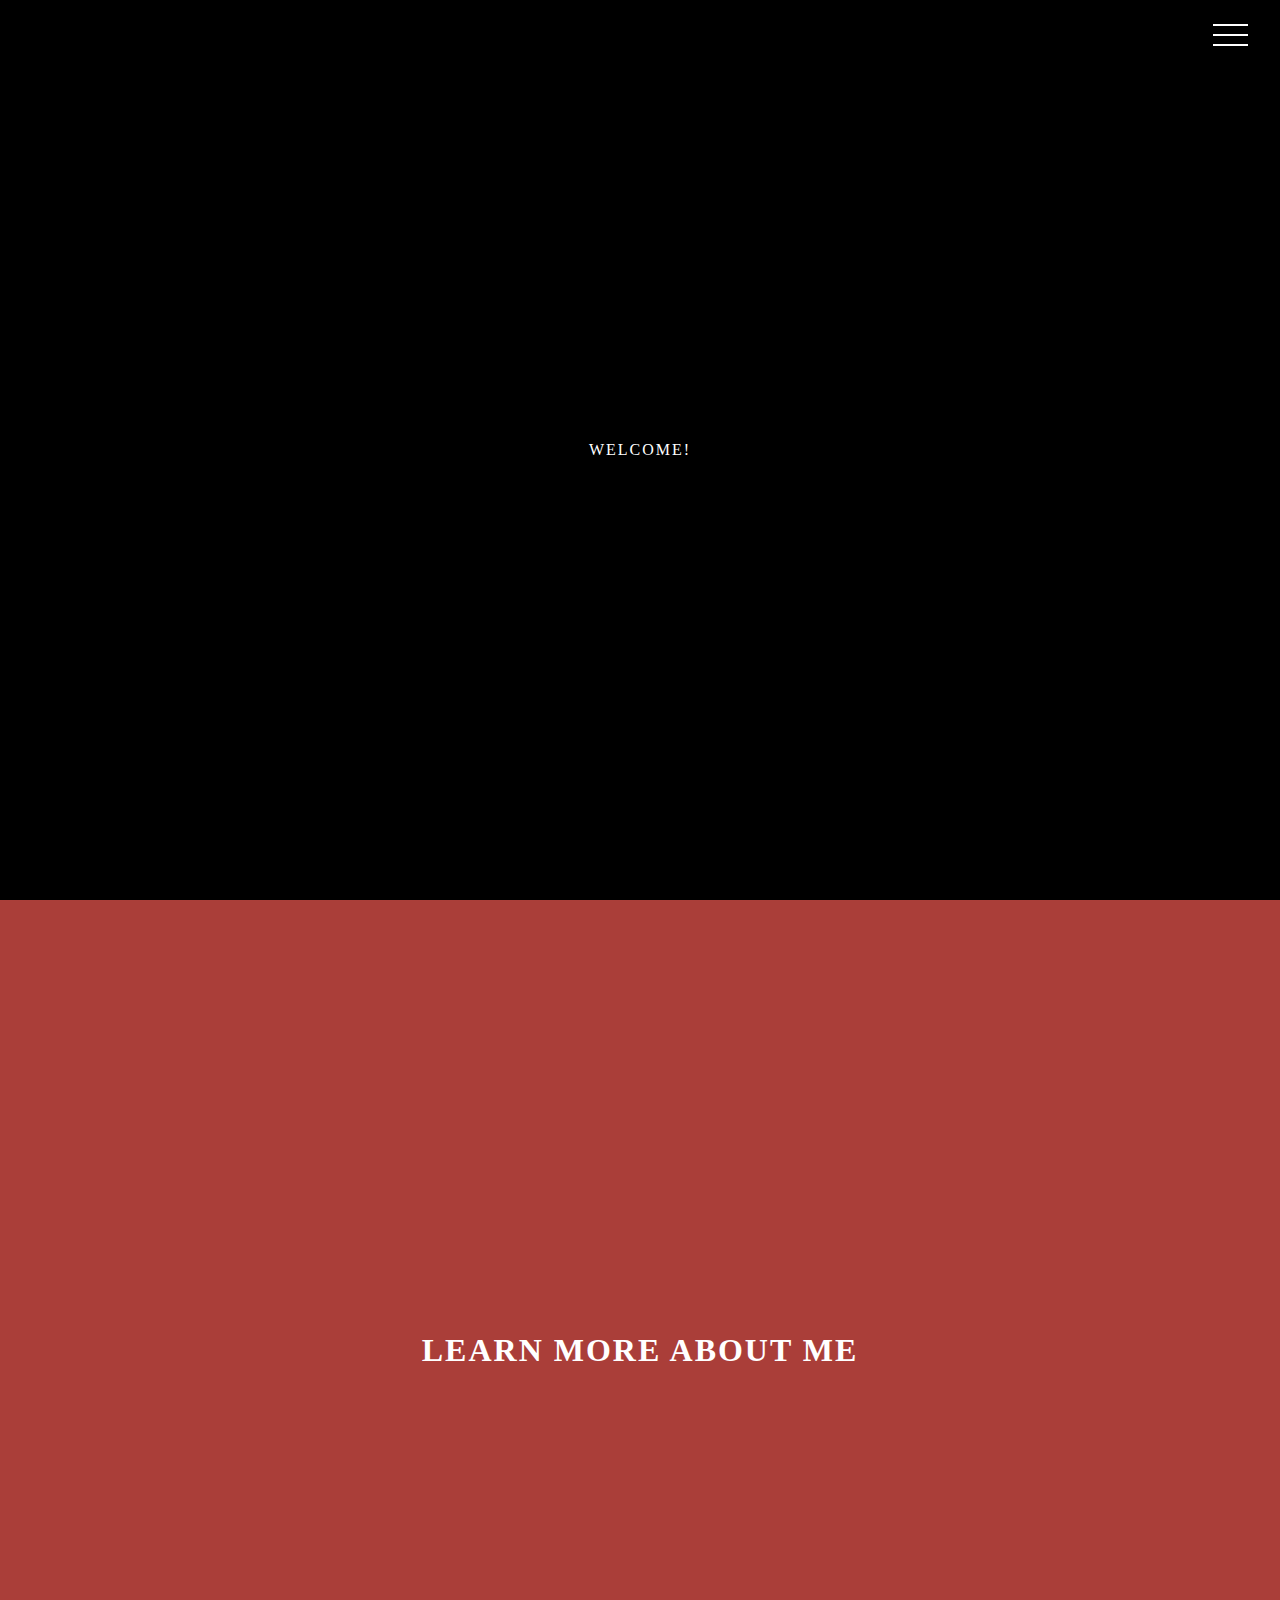
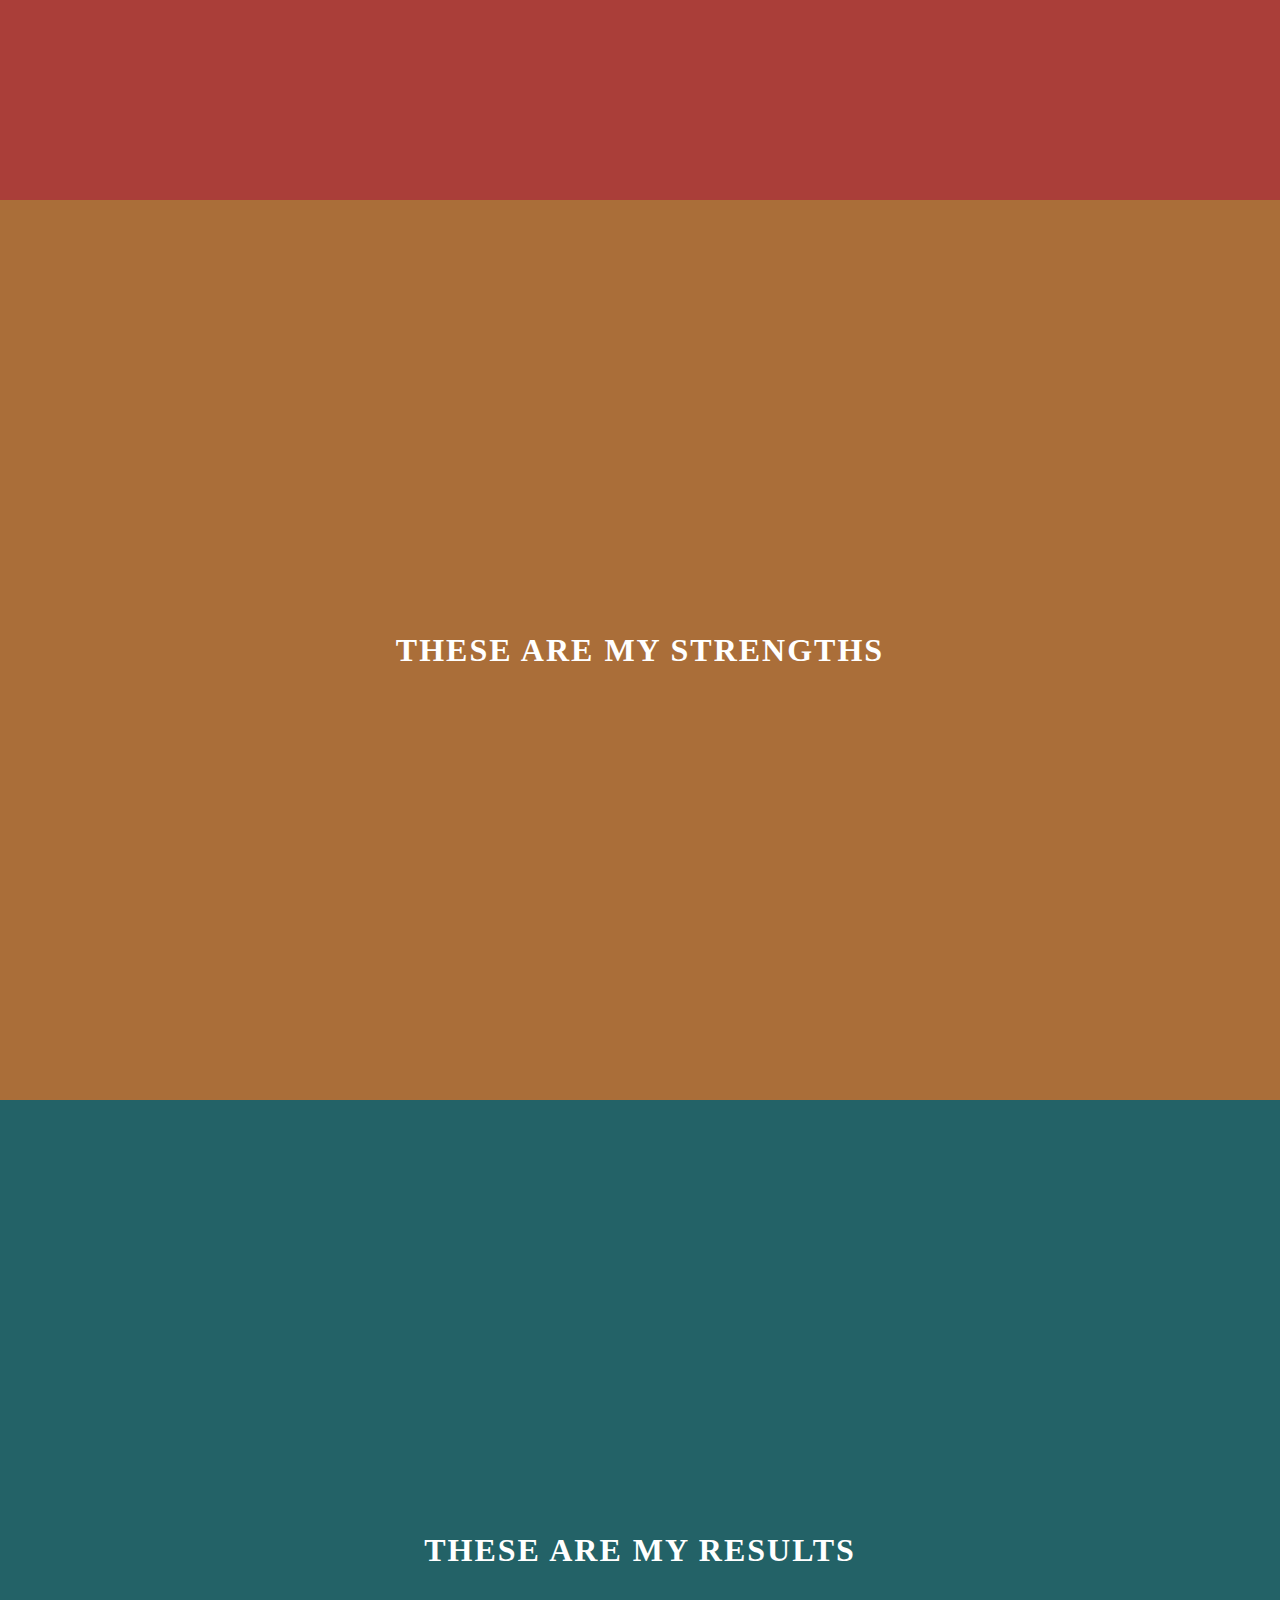
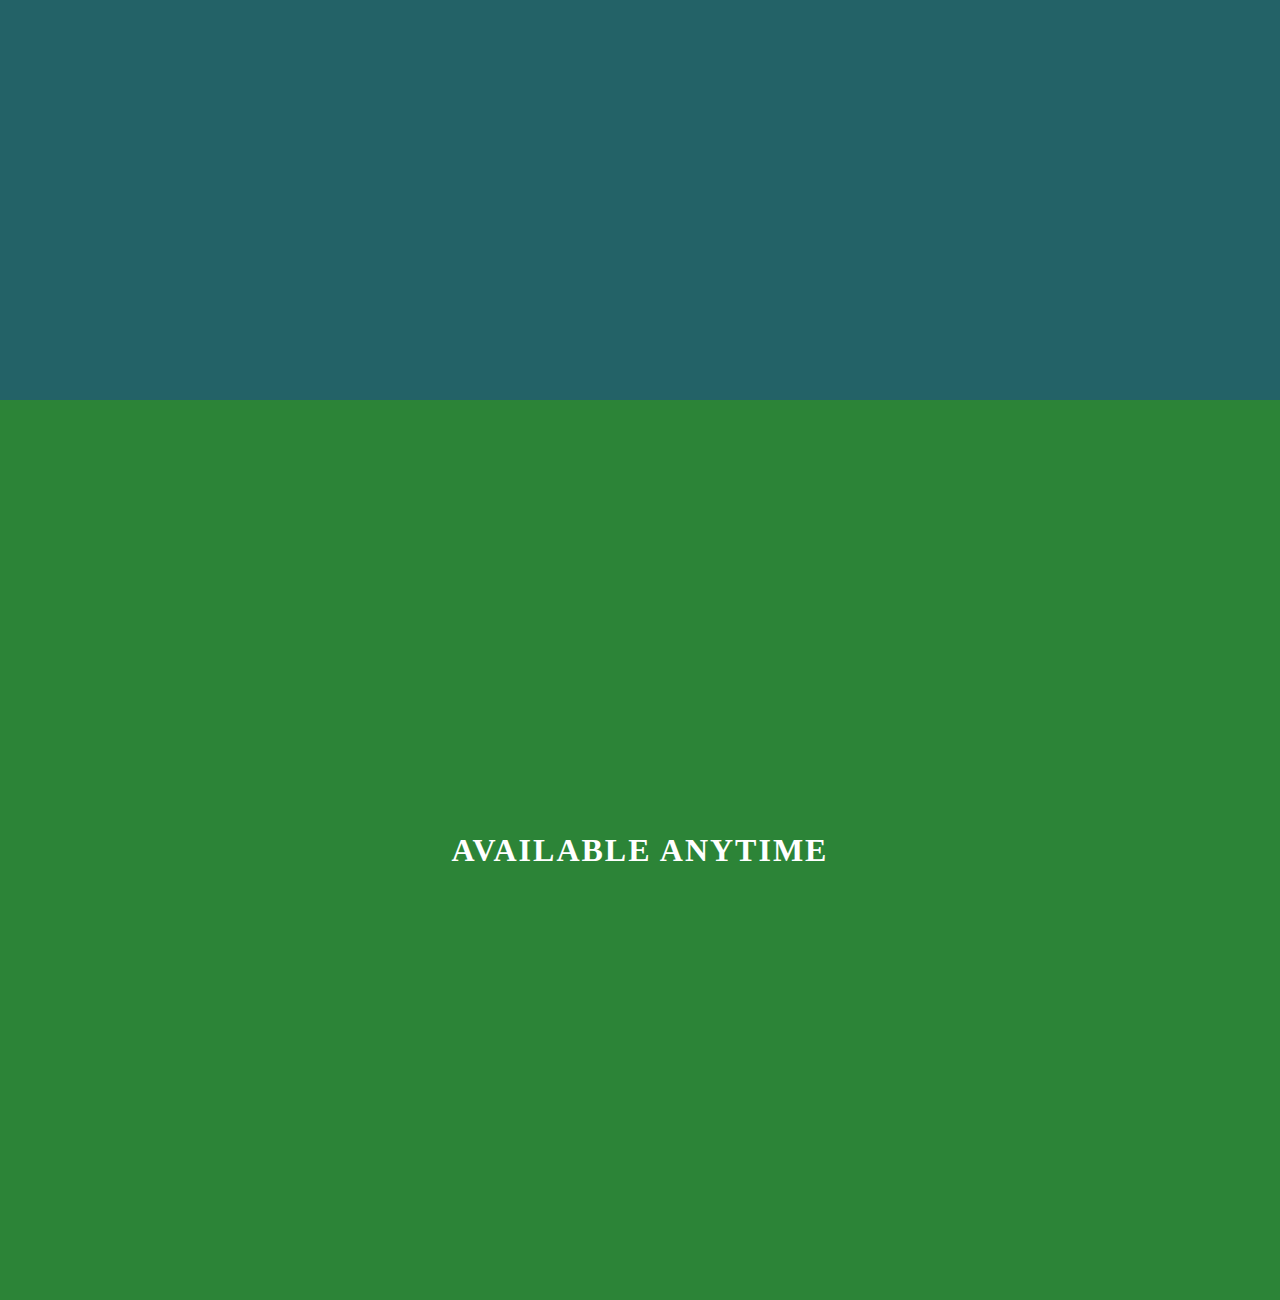
<file: animated-navigation/index.html>
<!DOCTYPE html>
<html lang="en">
	<head>
		<meta charset="UTF-8" />
		<meta name="viewport" content="width=device-width, initial-scale=1.0" />
		<title>Animated Navigation</title>
		<link rel="stylesheet" href="style.css" />
	</head>
	<body>
		<!-- Menu Overlay -->
		<div class="overlay overlay-slide-left" id="overlay">
			<!-- Menu Items -->
			<nav>
				<ul>
					<li id="nav-1" class="slide-out-1"><a href="#home">Home</a></li>
					<li id="nav-2" class="slide-out-2"><a href="#about">About</a></li>
					<li id="nav-3" class="slide-out-3"><a href="#skills">Skills</a></li>
					<li id="nav-4" class="slide-out-4">
						<a href="#projects">Projects</a>
					</li>
					<li id="nav-5" class="slide-out-5"><a href="#contact">Contact</a></li>
				</ul>
			</nav>
		</div>
		<!-- Menu Bars -->
		<div class="menu-bars" id="menu-bars">
			<div class="bar1"></div>
			<div class="bar2"></div>
			<div class="bar3"></div>
		</div>
		<!-- Sections -->
		<section id="home">Welcome!</section>
		<section id="about"><h1>Learn More About Me</h1></section>
		<section id="skills"><h1>These Are My Strengths</h1></section>
		<section id="projects"><h1>These Are My Results</h1></section>
		<section id="contact"><h1>Available Anytime</h1></section>
		<!-- Script -->
		<script src="script.js"></script>
	</body>
</html>
</file>
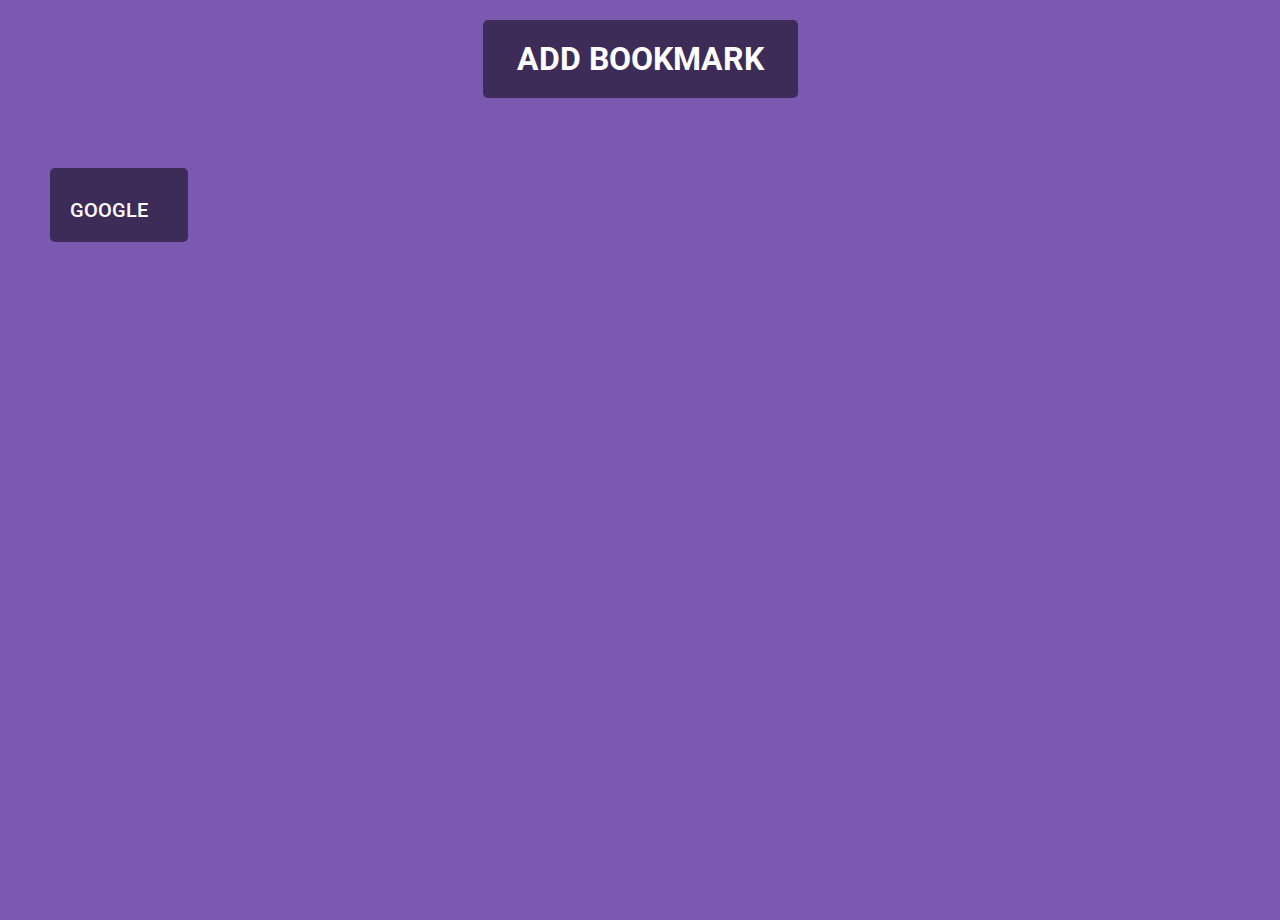
<file: bookmark-keeper/index.html>
<!DOCTYPE html>
<html lang="en">
	<head>
		<meta charset="UTF-8" />
		<meta http-equiv="X-UA-Compatible" content="IE=edge" />
		<meta name="viewport" content="width=device-width, initial-scale=1.0" />
		<title>Bookmark App</title>
		<link
			rel="stylesheet"
			href="https://use.fontawesome.com/releases/v5.15.4/css/all.css"
			integrity="sha384-DyZ88mC6Up2uqS4h/KRgHuoeGwBcD4Ng9SiP4dIRy0EXTlnuz47vAwmeGwVChigm"
			crossorigin="anonymous"
		/>
		<link rel="stylesheet" href="style.css" />
	</head>
	<body>
		<!-- Open Modal -->
		<h1 id="show-modal">Add Bookmark</h1>
		<!-- Bookmarks -->
		<div class="container" id="bookmarks-container"></div>
		<!-- Modal -->
		<div class="modal-container" id="modal">
			<div class="modal">
				<div class="modal-header">
					<h3>Add Bookmark</h3>
					<i class="fas fa-times" id="close-modal"></i>
				</div>
				<div class="modal-content">
					<form id="bookmark-form">
						<!-- Website Name -->
						<div class="form-group">
							<label for="website-name" class="form-label">Website Name</label>
							<input type="text" class="form-input" id="website-name" />
						</div>
						<!-- Website URL -->
						<div class="form-group">
							<label for="website-url" class="form-label">Website URL</label>
							<input type="text" class="form-input" id="website-url" />
						</div>
						<button type="submit">SAVE</button>
					</form>
				</div>
			</div>
		</div>
		<!-- Script -->
		<script src="script.js"></script>
	</body>
</html>
</file>
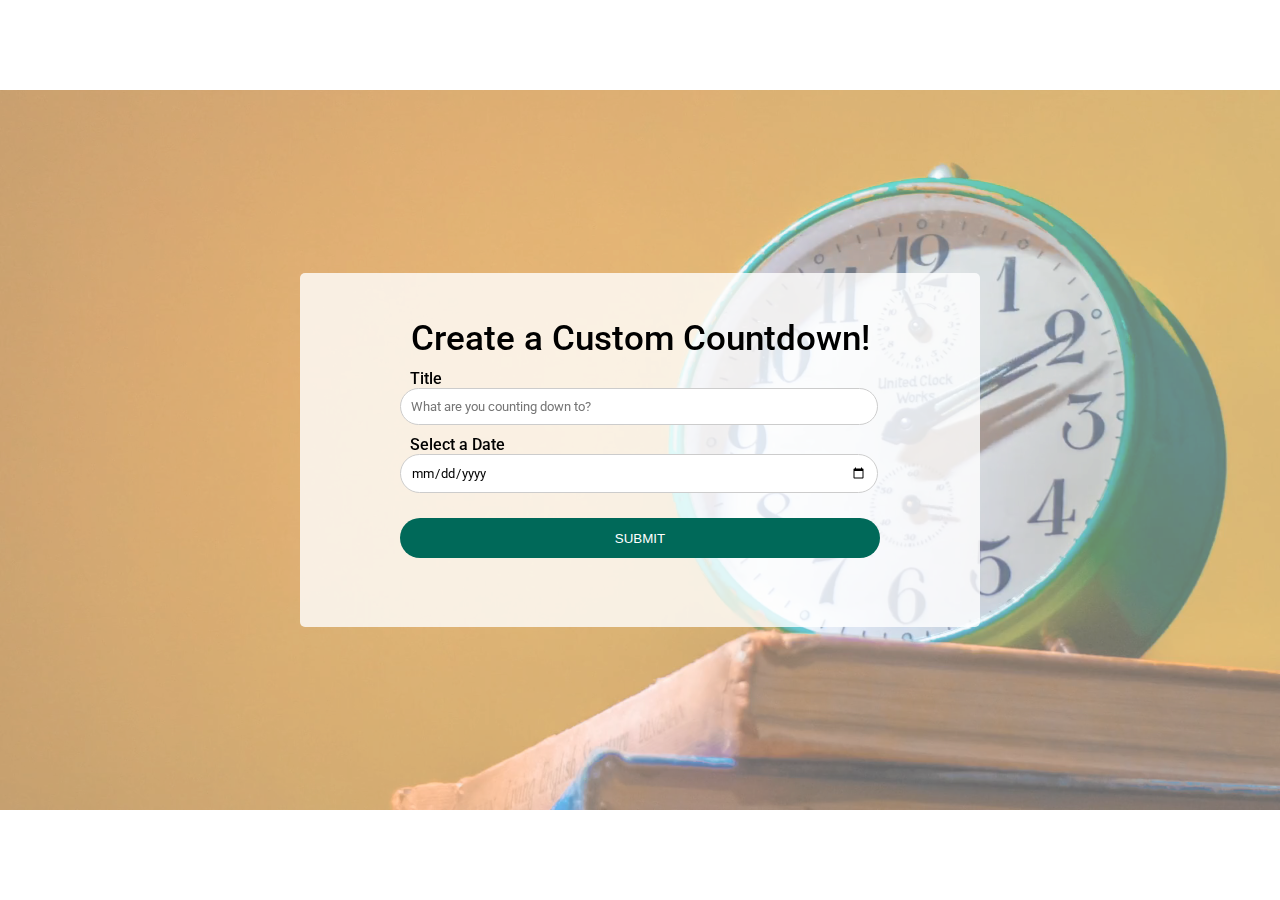
<file: custom-countdown/index.html>
<!DOCTYPE html>
<html lang="en">
	<head>
		<meta charset="UTF-8" />
		<meta name="viewport" content="width=device-width, initial-scale=1.0" />
		<title>Custom Countdown</title>
		<link rel="stylesheet" href="style.css" />
	</head>
	<body>
		<!-- Video Background -->
		<video class="video-background" loop muted autoplay>
            <source src="time.mp4"></source>
        </video>
        <div class="video-overlay"></div>
        <!-- Container -->
        <div class="container">
            <!-- Input -->
            <div class="input-container" id="input-container">
                <h1>Create a Custom Countdown!</h1>
                <form class="form" id="countdownForm">
                    <label for="title">Title</label>
                    <input type="text" id="title" placeholder="What are you counting down to?"/>
                    <label for="date-picker">Select a Date</label>
                    <input type="date" id="date-picker"/>
                    <button type="submit">Submit</button>
                </form>
            </div>
             <!-- Countdown -->
            <div class="countdown" id="countdown" hidden>
                <h1 id="countdown-title">Countdown Title Here</h1>
                <ul>
                    <li><span></span>Days</li>
                    <li><span></span>Hours</li>
                    <li><span></span>Minutes</li>
                    <li><span></span>Seconds</li>
                </ul>
                <button id="countdown-button">Reset</button>
            </div>
            <!-- Complete -->
            <div class="complete" id="complete" hidden>
                <h1 class="complete-title">Countdown Complete!</h1>
                <h1 id="complete-info">Countdown Finished on 2022-02-05</h1>
                <button id="complete-button">New Countdown</button>
            </div>
        </div>
		<!-- Script -->
		<script src="script.js"></script>
	</body>
</html>
</file>
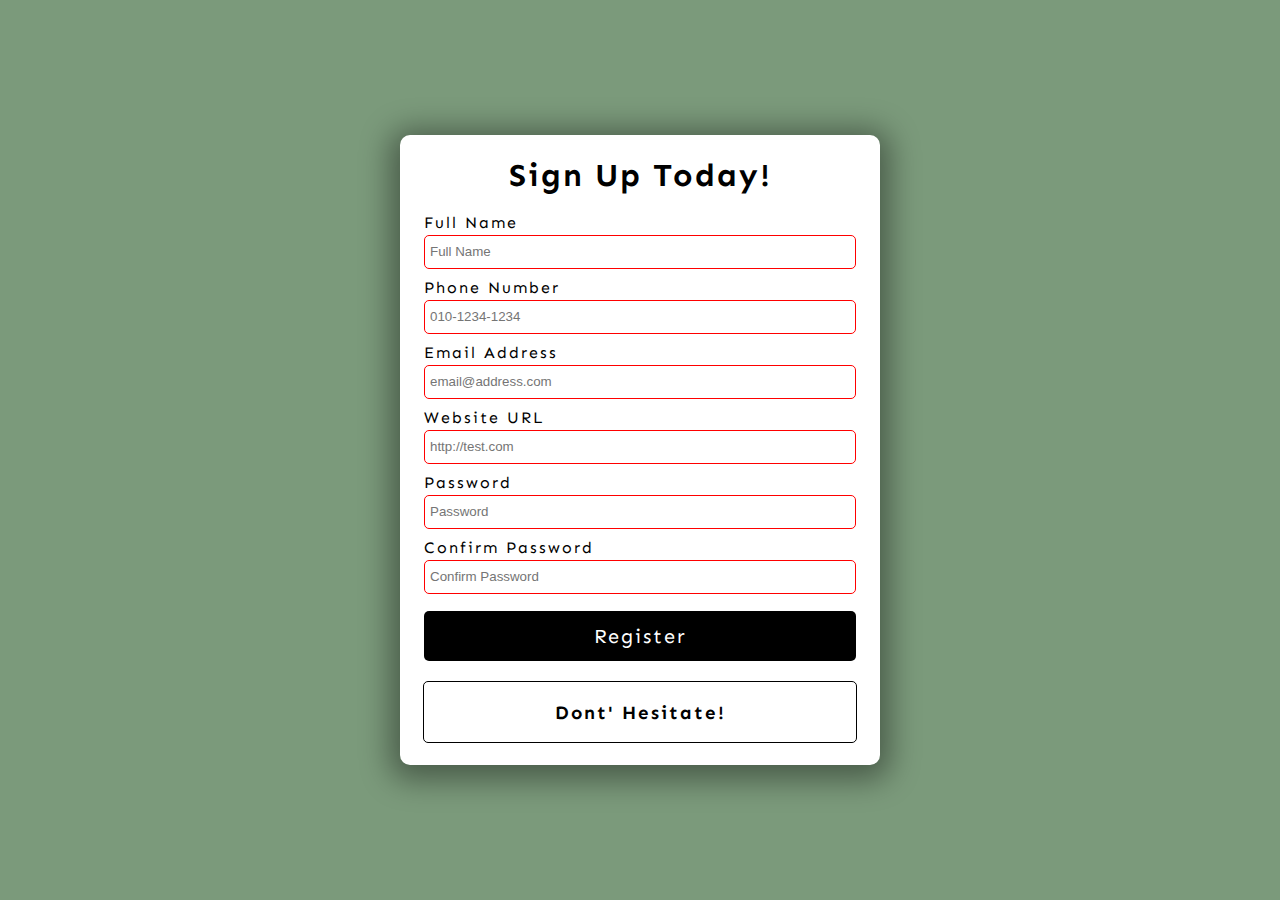
<file: form-validation/index.html>
<!DOCTYPE html>
<html lang="en">
	<head>
		<meta charset="UTF-8" />
		<meta http-equiv="X-UA-Compatible" content="IE=edge" />
		<meta name="viewport" content="width=device-width, initial-scale=1.0" />
		<title>Form Validation</title>
		<link
			rel="stylesheet"
			href="https://use.fontawesome.com/releases/v5.15.4/css/all.css"
			integrity="sha384-DyZ88mC6Up2uqS4h/KRgHuoeGwBcD4Ng9SiP4dIRy0EXTlnuz47vAwmeGwVChigm"
			crossorigin="anonymous"
		/>
		<link rel="stylesheet" href="style.css" />
	</head>
	<body>
		<div class="container">
			<h1>Sign Up Today!</h1>
			<!-- Form -->
			<form id="form" novalidate>
				<!-- Full Name -->
				<div class="form-group">
					<label for="name">Full Name</label>
					<input
						type="text"
						id="name"
						placeholder="Full Name"
						name="name"
						required
						minlength="3"
						maxlength="100"
					/>
				</div>
				<!-- Phone Number -->
				<div class="form-group">
					<label for="phone">Phone Number</label>
					<input
						type="tel"
						id="phone"
						placeholder="010-1234-1234"
						name="phone"
						required
						pattern="[0-9]{3}-[0-9]{4}-[0-9]{4}"
					/>
				</div>
				<!-- Email Address -->
				<div class="form-group">
					<label for="email">Email Address</label>
					<input
						type="email"
						id="email"
						placeholder="email@address.com"
						name="'email"
						required
					/>
				</div>
				<!-- Website URL -->
				<div class="form-group">
					<label for="website">Website URL</label>
					<input
						type="url"
						id="website"
						placeholder="http://test.com"
						name="website"
						required
					/>
				</div>
				<!-- Password -->
				<div class="form-group">
					<label for="password">Password</label>
					<input
						type="password"
						id="password"
						placeholder="Password"
						required
						pattern="^(?=.*\d)(?=.*[a-z])(?=.*[A-Z])(?=.*[a-zA-Z]).{8,}$"
						title="Please include 1 uppercase letter, 1 lowercase letter, and 1
					number."
					/>
				</div>
				<!-- Confirm Password -->
				<div class="form-group">
					<label for="confirm-password">Confirm Password</label>
					<input
						type="password"
						id="confirm-password"
						placeholder="Confirm Password"
						name="password"
						required
						pattern="^(?=.*\d)(?=.*[a-z])(?=.*[A-Z])(?=.*[a-zA-Z]).{8,}$"
						title="Please include 1 uppercase letter, 1 lowercase letter, and 1
						number."
					/>
				</div>
				<button type="submit">Register</button>
			</form>
			<!-- Error/Success Message -->
			<div class="message-container"><h3 id="message">Dont' Hesitate!</h3></div>
		</div>
		<!-- Script -->
		<script src="script.js"></script>
	</body>
</html>
</file>
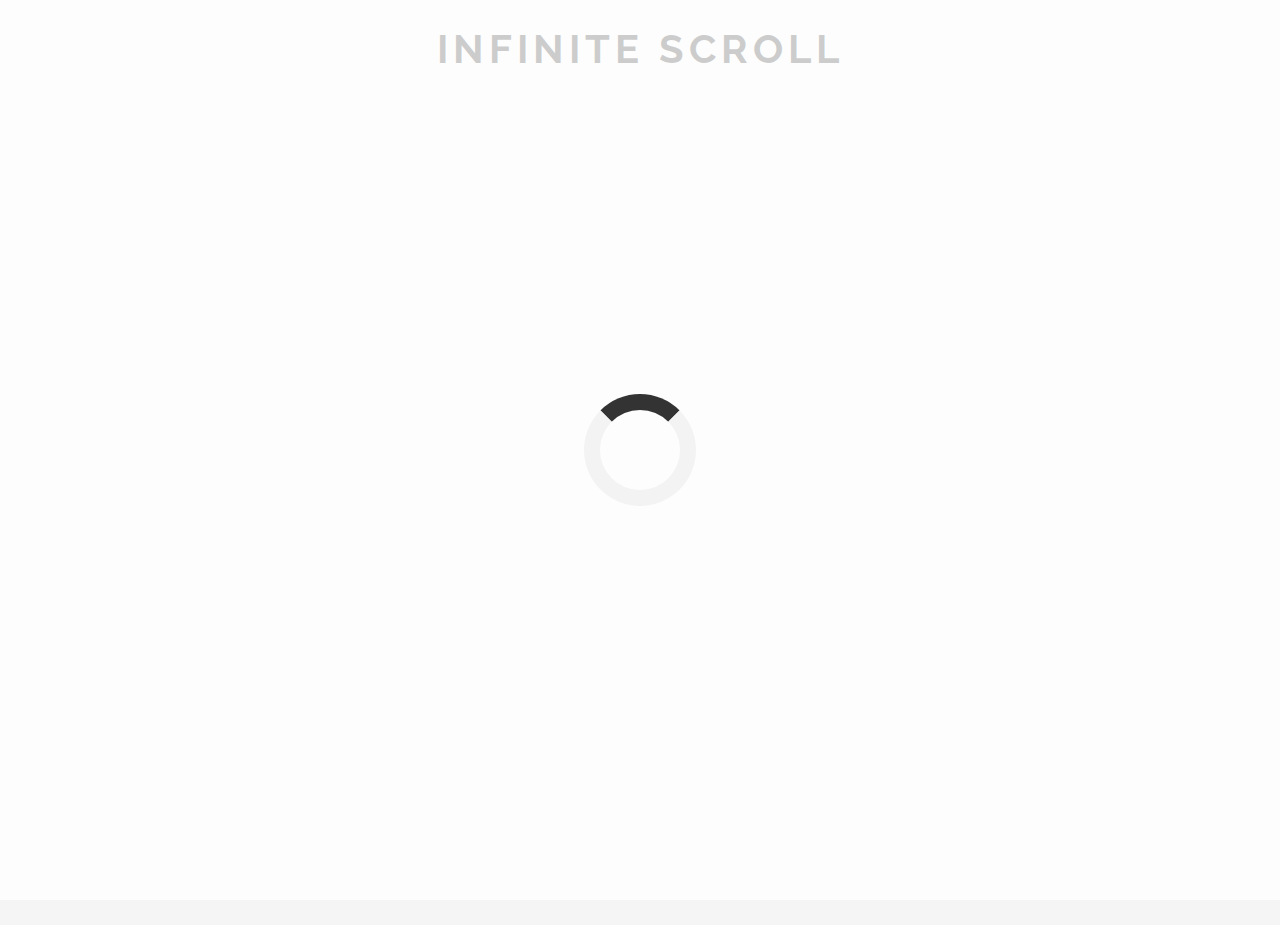
<file: infinite-scroll/index.html>
<!DOCTYPE html>
<html lang="en">
	<head>
		<meta charset="UTF-8" />
		<meta http-equiv="X-UA-Compatible" content="IE=edge" />
		<meta name="viewport" content="width=device-width, initial-scale=1.0" />
		<title>Infinite Scroll</title>
		<link
			rel="stylesheet"
			href="https://use.fontawesome.com/releases/v5.15.4/css/all.css"
			integrity="sha384-DyZ88mC6Up2uqS4h/KRgHuoeGwBcD4Ng9SiP4dIRy0EXTlnuz47vAwmeGwVChigm"
			crossorigin="anonymous"
		/>
		<link rel="stylesheet" href="style.css" />
	</head>
	<body>
		<h1>INFINITE SCROLL</h1>
		<!-- Loader -->
		<div class="loader-container" id="loader-container">
			<div class="loader" id="loader"></div>
		</div>
		<!-- Image -->
		<div class="image-container" id="image-container"></div>
		<!-- Script -->
		<script src="script.js"></script>
	</body>
</html>
</file>
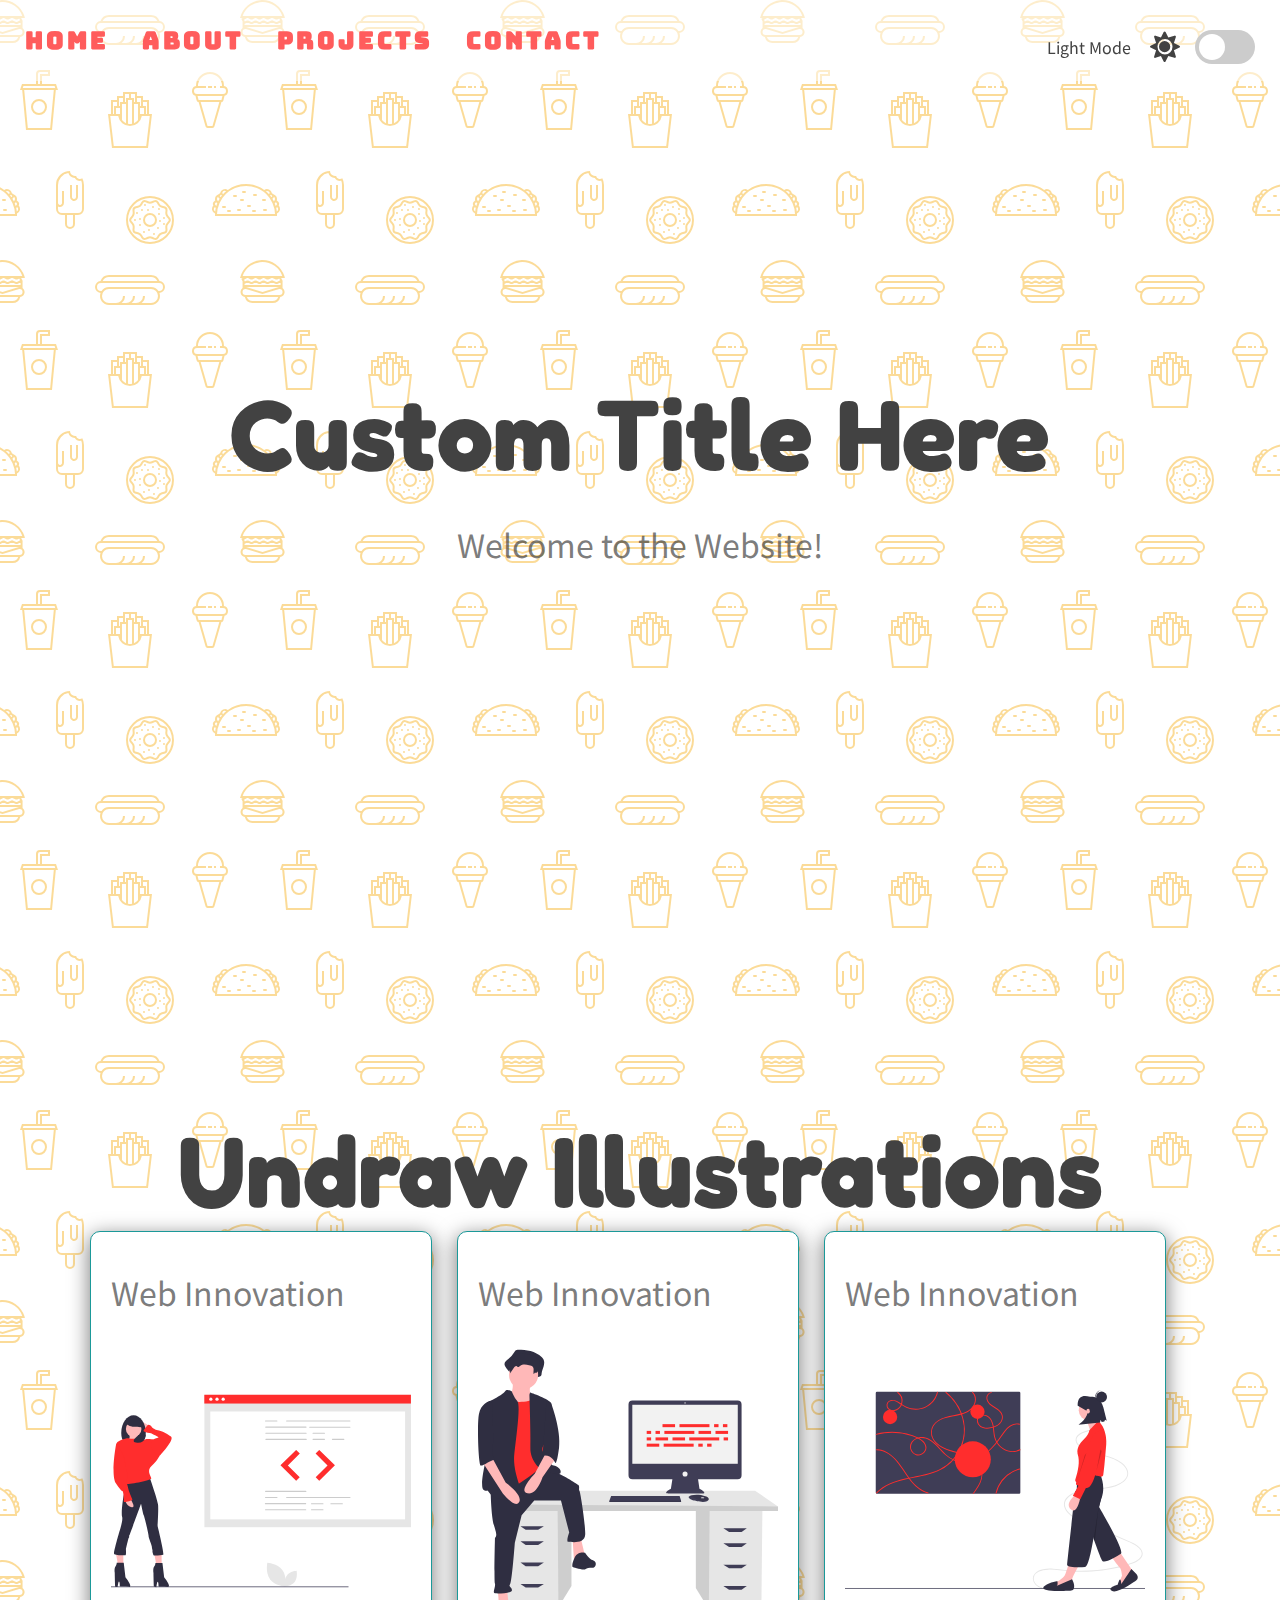
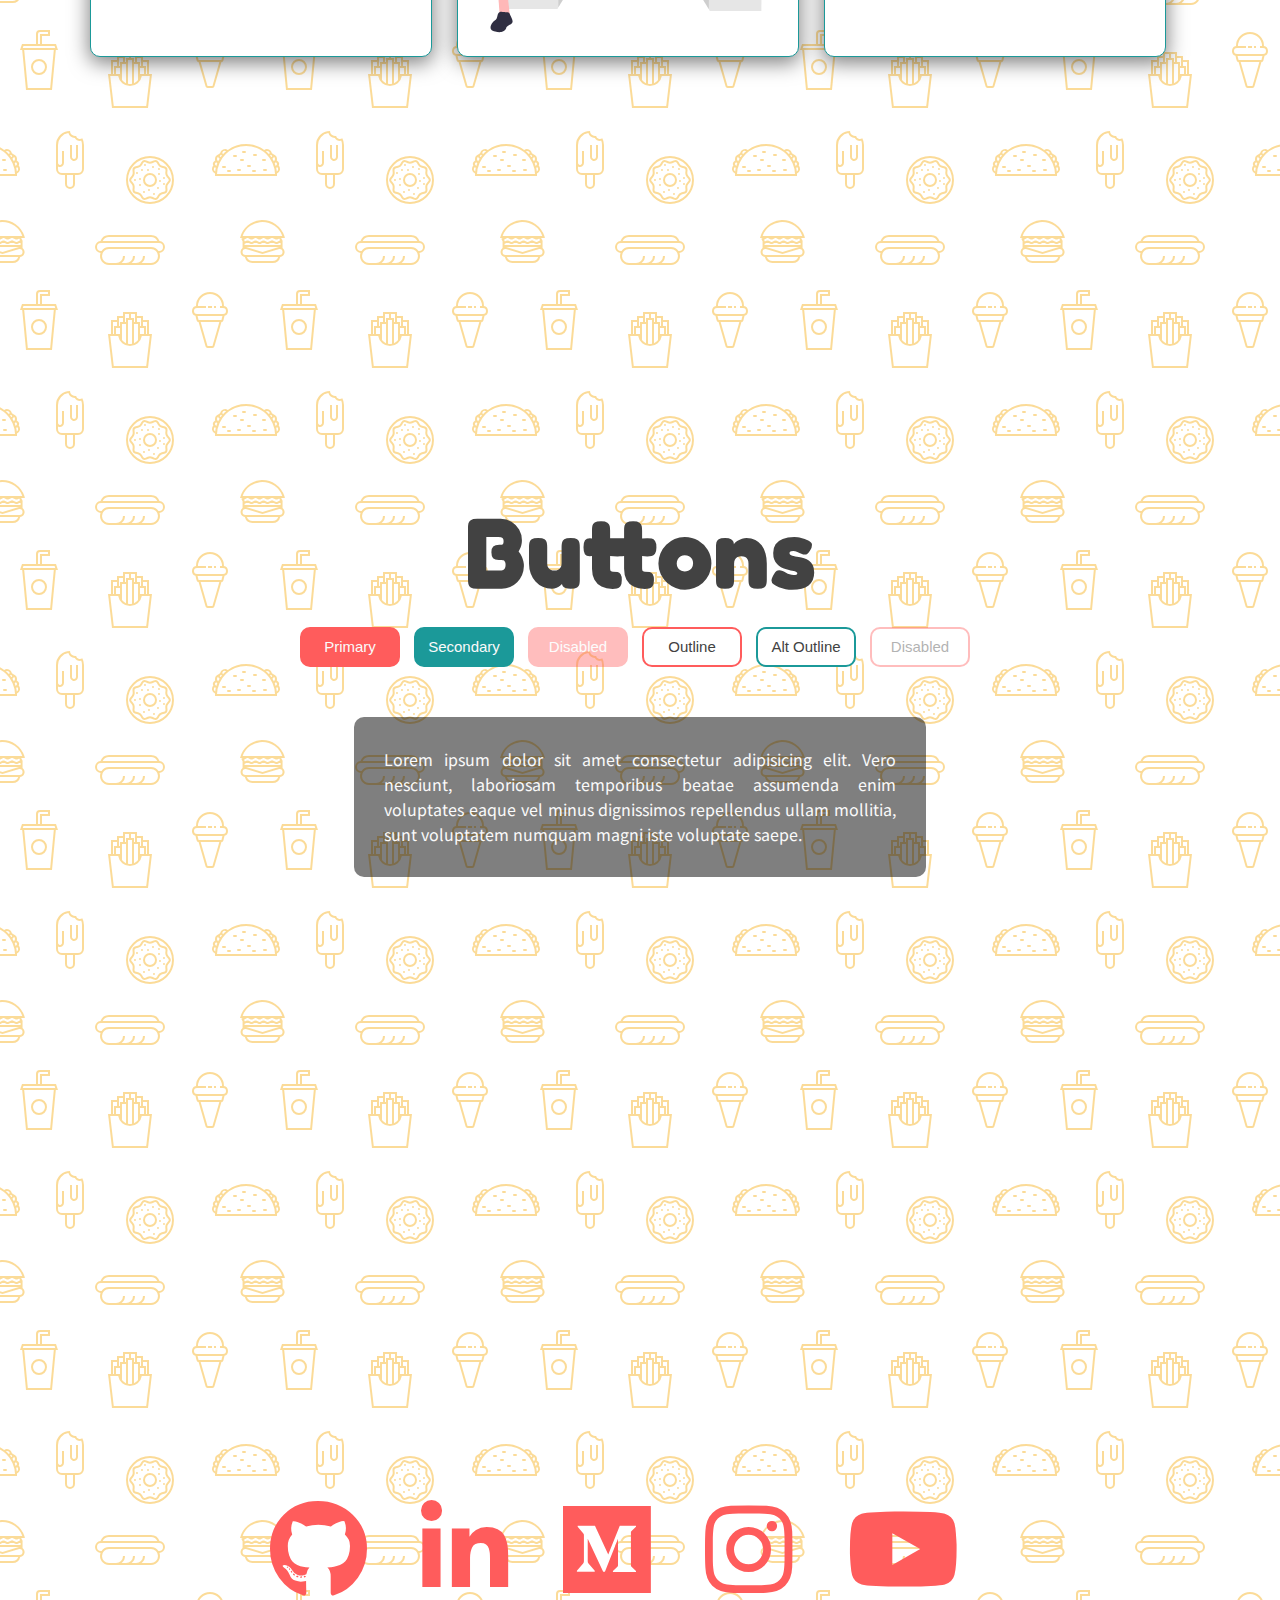
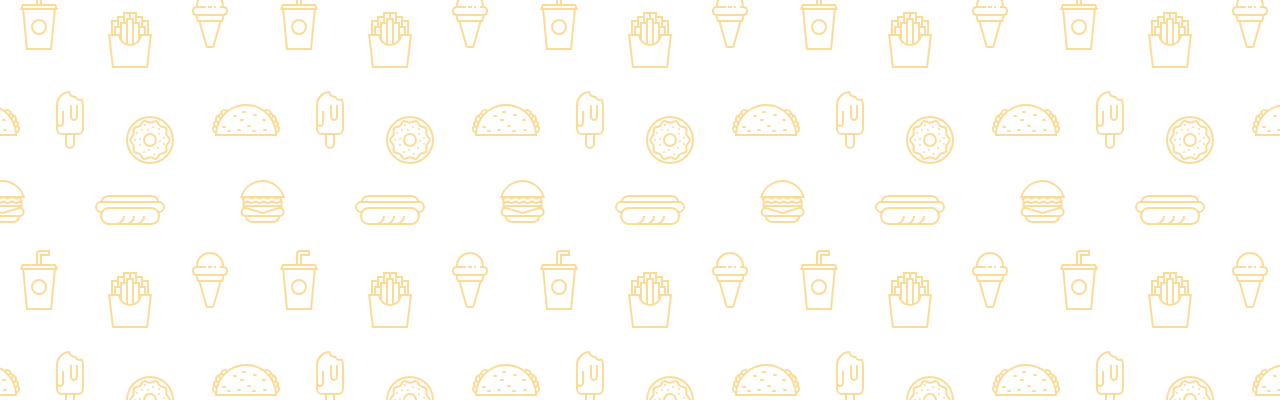
<file: light-dark-mode/index.html>
<!DOCTYPE html>
<html lang="en">
	<head>
		<meta charset="UTF-8" />
		<meta name="viewport" content="width=device-width, initial-scale=1.0" />
		<title>Light Dark Mode</title>
		<!-- <link rel="icon" type="image/png" href="favicon.png"> -->
		<link
			rel="stylesheet"
			href="https://cdnjs.cloudflare.com/ajax/libs/font-awesome/5.10.2/css/all.min.css"
		/>
		<link rel="stylesheet" href="style.css" />
	</head>
	<body>
		<!-- Dark Mode Switch -->
		<div class="theme-switch-wrapper">
			<span id="toggle-icon">
				<span class="toggle-text">Light Mode</span>
				<i class="fas fa-sun"></i>
			</span>
			<label class="theme-switch">
				<input type="checkbox" />
				<div class="slider round"></div>
			</label>
		</div>
		<!-- Navigation -->
		<nav id="nav">
			<a href="home">HOME</a>
			<a href="about">ABOUT</a>
			<a href="projects">PROJECTS</a>
			<a href="contact">CONTACT</a>
		</nav>
		<!-- Home Section -->
		<section id="home">
			<div class="title-group">
				<h1>Custom Title Here</h1>
				<h2>Welcome to the Website!</h2>
			</div>
		</section>
		<!-- About Section -->
		<section id="about">
			<h1>Undraw Illustrations</h1>
			<div class="about-container">
				<div class="image-container">
					<h2>Web Innovation</h2>
					<img
						src="./img/undraw_proud_coder_light.svg"
						alt="About"
						id="image1"
					/>
				</div>
				<div class="image-container">
					<h2>Web Innovation</h2>
					<img
						src="./img/undraw_feeling_proud_light.svg"
						alt="About"
						id="image2"
					/>
				</div>
				<div class="image-container">
					<h2>Web Innovation</h2>
					<img
						src="./img/undraw_conceptual_idea_light.svg"
						alt="About"
						id="image3"
					/>
				</div>
			</div>
		</section>
		<!-- Projects Section -->
		<section id="projects">
			<h1>Buttons</h1>
			<div class="buttons">
				<button class="primary">Primary</button>
				<button class="secondary">Secondary</button>
				<button class="primary" disabled>Disabled</button>
				<button class="outline">Outline</button>
				<button class="secondary outline">Alt Outline</button>
				<button class="outline" disabled>Disabled</button>
			</div>
			<div class="text-box" id="text-box">
				<p>
					Lorem ipsum dolor sit amet consectetur adipisicing elit. Vero
					nesciunt, laboriosam temporibus beatae assumenda enim voluptates eaque
					vel minus dignissimos repellendus ullam mollitia, sunt voluptatem
					numquam magni iste voluptate saepe.
				</p>
			</div>
		</section>
		<!-- Contact -->
		<section id="contact">
			<div class="social-icons">
				<i class="fab fa-github"></i>
				<i class="fab fa-linkedin-in"></i>
				<i class="fab fa-medium"></i>
				<i class="fab fa-instagram"></i>
				<i class="fab fa-youtube"></i>
			</div>
		</section>
		<!-- Script -->
		<script src="script.js"></script>
	</body>
</html>
</file>
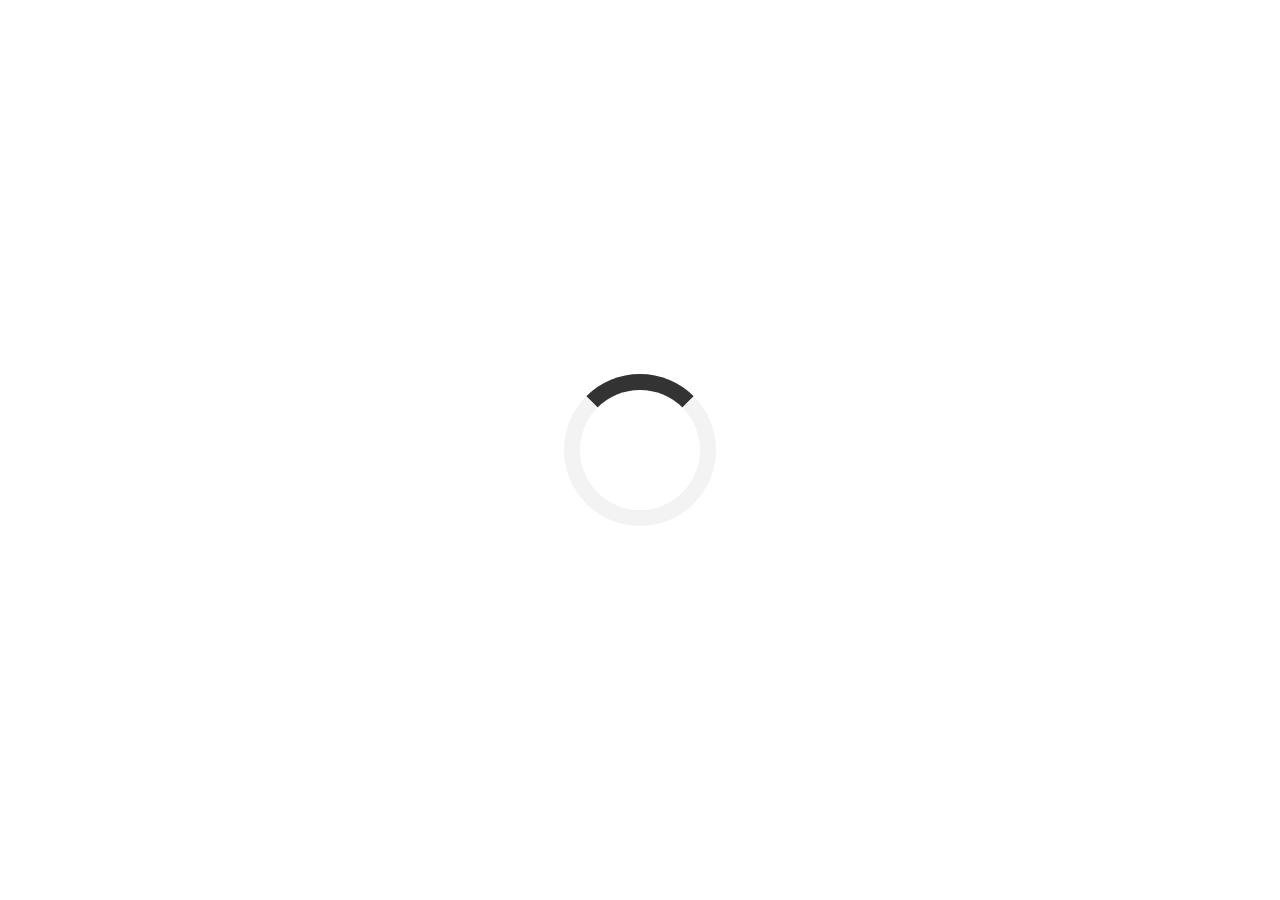
<file: quote-generator/index.html>
<!DOCTYPE html>
<html lang="en">
	<head>
		<meta charset="UTF-8" />
		<meta http-equiv="X-UA-Compatible" content="IE=edge" />
		<meta name="viewport" content="width=device-width, initial-scale=1.0" />
		<title>Quote Generator</title>
		<link
			rel="stylesheet"
			href="https://use.fontawesome.com/releases/v5.15.4/css/all.css"
			integrity="sha384-DyZ88mC6Up2uqS4h/KRgHuoeGwBcD4Ng9SiP4dIRy0EXTlnuz47vAwmeGwVChigm"
			crossorigin="anonymous"
		/>
		<link rel="stylesheet" href="style.css" />
	</head>
	<body>
		<div class="div quote-container" id="quote-container">
			<div class="quote-text">
				<i class="fas fa-quote-left"></i>
				<span id="quote-text"></span>
			</div>
			<div class="quote-author">
				<span id="quote-author"></span>
			</div>
			<div class="button-container">
				<button class="twitter-button" id="twitter">
					<i class="fab fa-twitter"></i>
				</button>
				<button class="new-quote" id="new-quote">New Quote</button>
			</div>
		</div>
		<!-- Loader -->
		<div class="loader" id="loader"></div>
		<!-- Script -->
		<script src="script.js"></script>
	</body>
</html>
</file>
<file: animated-navigation/style.css>
:root {
	--primaryColor: #fff;
	--navColor1: #21292c;
	--navColor2: #aa3e39;
	--navColor3: #aa6e39;
	--navColor4: #236267;
	--navColor5: #2c8437;
}

html {
	box-sizing: border-box;
}

body {
	margin: 0;
	background: #000;
}

/* --- Navigation Menu ------------------------------ */

/* Overlay */
.overlay {
	position: fixed;
	z-index: 9;
	top: 0;
	left: 0;
	width: 100vw;
	height: 100vh;
	background-color: rgba(0, 0, 0, 0.7);
	transform: translateX(-100vw);
}

.overlay-slide-right {
	transition: all 0.5s ease-in-out;
	transform: translateX(0);
}

.overlay-slide-left {
	transition: all 0.5s ease-in-out 0.2s;
	transform: translateX(-100vw);
}

/* Nav Menu Items */
nav,
nav ul {
	height: 100vh;
	margin: 0;
	padding: 0;
	display: flex;
	flex-direction: column;
	justify-content: stretch;
	list-style: none;
}

nav ul li {
	height: 20%;
	overflow: hidden;
}

nav ul li a {
	position: relative;
	top: 45%;
	color: #fff;
	text-transform: uppercase;
	letter-spacing: 4px;
	text-decoration: none;
	display: block;
	text-align: center;
}

nav ul li a:hover {
	transform: scale(1.2);
}

nav ul li a::before {
	content: '';
	width: 25vw;
	height: 3px;
	background-color: #fff;
	position: absolute;
	top: 47.5%;
	left: 0;
	opacity: 0;
}

nav ul li a:hover::before {
	opacity: 1;
}

li:nth-of-type(1) {
	background-color: var(--navColor1);
}

li:nth-of-type(2) {
	background-color: var(--navColor2);
}

li:nth-of-type(3) {
	background-color: var(--navColor3);
}

li:nth-of-type(4) {
	background-color: var(--navColor4);
}

li:nth-of-type(5) {
	background-color: var(--navColor5);
}

/* Slide in animation with delay for each nav item */
.slide-in-1 {
	animation: slide-in 0.4s linear 0.1s both;
}

.slide-in-2 {
	animation: slide-in 0.4s linear 0.2s both;
}

.slide-in-3 {
	animation: slide-in 0.4s linear 0.3s both;
}

.slide-in-4 {
	animation: slide-in 0.4s linear 0.4s both;
}

.slide-in-5 {
	animation: slide-in 0.4s linear 0.5s both;
}

@keyframes slide-in {
	from {
		transform: translateX(-100%);
	}

	to {
		transform: translateX(0);
	}
}

/* Slide out animation with delay for each nav item */
.slide-out-1 {
	animation: slide-out 0.3s linear 0.4s both;
}

.slide-out-2 {
	animation: slide-out 0.3s linear 0.3s both;
}

.slide-out-3 {
	animation: slide-out 0.3s linear 0.2s both;
}

.slide-out-4 {
	animation: slide-out 0.3s linear 0.1s both;
}

.slide-out-5 {
	animation: slide-out 0.3s linear 0s both;
}

@keyframes slide-out {
	from {
		transform: translateX(0);
	}

	to {
		transform: translateX(-100%);
	}
}

/* --- Menu Bars ------------------------------------ */

.menu-bars {
	position: fixed;
	top: 1rem;
	right: 2rem;
	z-index: 10;
	display: inline;
	cursor: pointer;
}

.bar1,
.bar2,
.bar3 {
	width: 35px;
	height: 2px;
	background-color: #fff;
	margin: 8px 0;
	transition: 0.4s;
}

/* Rotate first bar */
.change .bar1 {
	transform: rotate(-45deg) translate(-7px, 8px);
}

/* Fade out the second bar */
.change .bar2 {
	opacity: 0;
}

/* Rotate last bar */
.change .bar3 {
	transform: rotate(45deg) translate(-6px, -8px);
}

/* --- Sections ------------------------------------ */

section {
	width: 100%;
	height: 100vh;
	position: relative;
	display: flex;
	justify-content: center;
	align-items: center;
	text-transform: uppercase;
	letter-spacing: 2px;
	color: var(--primaryColor);
}

section#home {
	background-image: url('https://images.unsplash.com/photo-1581453904507-626ddb717f14?ixlib=rb-1.2.1&ixid=eyJhcHBfaWQiOjEyMDd9&auto=format&fit=crop&w=2089&q=80');
	background-size: cover;
	background-position: center center;
}

section#home a {
	position: absolute;
	z-index: 2;
	top: 1.5rem;
	left: 1.5rem;
	text-decoration: none;
	font-size: 0.8rem;
	padding-bottom: 5px;
	color: var(--primaryColor);
	border-bottom: 1px solid var(--primaryColor);
}

section#about {
	background-color: var(--navColor2);
}

section#skills {
	background-color: var(--navColor3);
}

section#projects {
	background-color: var(--navColor4);
}

section#contact {
	background-color: var(--navColor5);
}

/* Media Query: Large Smartphone (Vertical) */
@media (max-width: 600px) {
	section#home a {
		top: 1rem;
		left: 1rem;
	}

	.menu-bars {
		top: 0.5rem;
		right: 1rem;
	}
}
</file>
<file: bookmark-keeper/style.css>
@import url('https://fonts.googleapis.com/css2?family=Roboto:wght@100;300;400;500;700;900&display=swap');

:root {
	--primary-color: #7c59b0;
	--border-radius: 5px;
}

html {
	box-sizing: border-box;
}

body {
	margin: 0;
	min-height: 100vh;
	background-color: var(--primary-color);
	font-family: 'Roboto', sans-serif;
}

h1 {
	color: white;
	padding: 20px;
	background-color: rgba(0, 0, 0, 0.5);
	border-radius: var(--border-radius);
	cursor: pointer;
	text-transform: uppercase;
	width: 275px;
	margin: 20px auto;
	user-select: none;
	text-align: center;
}

h1:hover {
	background-color: rgba(0, 0, 0, 0.8);
}

/* Bookmarks */
.container {
	display: flex;
	flex-wrap: wrap;
	padding: 40px;
}

.item {
	background-color: rgba(0, 0, 0, 0.5);
	color: white;
	border-radius: var(--border-radius);
	padding: 20px;
	margin: 10px;
}

.item:hover {
	background-color: rgba(0, 0, 0, 0.7);
}

a {
	font-size: 20px;
	font-weight: 500;
	text-transform: uppercase;
}

a:link,
a:visited {
	color: white;
	text-decoration: none;
}

a:hover {
	text-decoration: underline;
}

/* Delete Icon */
.fa-times {
	display: flex;
	justify-content: right;
	cursor: pointer;
	z-index: 2;
}

.name {
	margin-top: 10px;
	margin-right: 20px;
}

/* favicon */
.name img {
	height: 20px;
	width: 20px;
	vertical-align: sub;
	margin-right: 5px;
}

/* Modal */
.modal-container {
	background-color: rgba(0, 0, 0, 0.5);
	display: none;
	position: fixed;
	top: 0;
	bottom: 0;
	left: 0;
	right: 0;
}

.show-modal {
	display: flex;
	justify-content: center;
	align-items: center;
}

.modal {
	box-shadow: 0 0 10px rgba(0, 0, 0, 0.8);
	max-width: 95%;
	width: 500px;
	animation: modalopen 2s;
}

@keyframes modalopen {
	from {
		opacity: 0;
	}

	to {
		opacity: 1;
	}
}

.modal-header {
	background-color: var(--primary-color);
	color: white;
	padding: 10px;
	display: flex;
	justify-content: space-between;
	align-items: center;
}

h3 {
	margin: 0;
}

.modal-content {
	padding: 20px;
	background-color: whitesmoke;
}

/* Form */
.form-group {
	height: 55px;
}

.form-input {
	width: 97%;
	padding: 5px;
	border: 2px solid var(--primary-color);
	border-radius: var(--border-radius);
	outline: none;
}

.form-label {
	color: var(--primary-color);
}

button {
	background-color: var(--primary-color);
	color: white;
	height: 30px;
	width: 100px;
	border: none;
	border-radius: var(--border-radius);
	margin-top: 10px;
	cursor: pointer;
}

button:hover {
	filter: brightness(110%);
}

/* Media Queries */
@media screen and (max-width: 480px) {
	.container {
		flex-direction: column;
	}
}
</file>
<file: custom-countdown/style.css>
@import url('https://fonts.googleapis.com/css2?family=Roboto:wght@100;300;400;500;700;900&display=swap');

html {
	box-sizing: border-box;
	font-family: 'Roboto', sans-serif;
}

body {
	margin: 0;
	min-height: 100vh;
	overflow-y: hidden;
	display: flex;
	align-items: center;
}

/* Video Background */
.video-background {
	position: fixed;
	right: 0;
	bottom: 0;
	width: 100vw;
	height: auto;
}

video {
	position: absolute;
	top: 50%;
	left: 50%;
	transform: translate(-50%, -50%);
}

.video-overlay {
	position: fixed;
	left: 0;
	top: 0;
	height: 100vh;
	width: 100vw;
	background-color: rgba(255, 255, 255, 0.4);
}

/* Container */
.container {
	min-width: 580px;
	min-height: 304px;
	color: black;
	margin: 0 auto;
	padding: 25px 50px;
	border-radius: 5px;
	z-index: 2;
	display: flex;
	justify-content: center;
	background-color: rgba(255, 255, 255, 0.8);
}

.input-container {
	position: relative;
	top: 20px;
}

h1 {
	font-size: 35px;
	font-weight: 500;
	text-align: center;
	margin-top: 0;
	margin-bottom: 10px;
}

/* Form */
.form {
	width: 480px;
}

label {
	font-weight: 500;
	margin-left: 10px;
}

input {
	width: 95%;
	margin-bottom: 10px;
	padding: 10px;
	border: 1px solid #ccc;
	border-radius: 20px;
	background: #fff;
	outline: none;
	font-family: 'Roboto', sans-serif;
}

/* Button */
button {
	width: 100%;
	height: 40px;
	border-radius: 20px;
	margin-top: 15px;
	border: none;
	text-transform: uppercase;
	background: #006959;
	color: white;
	cursor: pointer;
	outline: none;
}

button:hover {
	/* 마우스오버 시 밝기 변경 */
	filter: brightness(110%);
}

/* Countdown */
ul {
	margin-left: -45px;
}

li {
	display: inline-block;
	font-size: 30px;
	list-style-type: none;
	padding: 10px;
	text-transform: uppercase;
}

li span {
	display: block;
	font-size: 80px;
	text-align: center;
}

/* Complete */
.complete {
	position: relative;
	top: 60px;
}

.complete-title {
	animation: complete 4s infinite;
}

@keyframes complete {
	0% {
		color: red;
	}

	25% {
		color: orange;
	}

	50% {
		color: green;
		transform: scale(1.2);
	}

	75% {
		color: blue;
	}

	100% {
		color: purple;
	}
}

/* Media Query: Large Smartphone (Vertical) */
@media screen and (max-width: 600px) {
	.video-background {
		height: 100vh; /* 모바일 화면 세로 채우기 */
		width: 100vw;
	}

	video {
		object-fit: cover;
		object-position: 70%; /* 비디오 위치 이동 */
		margin-top: -1px;
	}

	.container {
		min-width: unset; /* min-width 리셋 */
		width: 95vw;
		min-height: 245px;
		padding: 20px;
		margin: 10px;
	}

	.input-container {
		top: unset;
	}

	.countdown {
		position: relative;
		top: 10px;
	}

	.form {
		width: unset;
	}

	input {
		width: 93%;
	}

	h1 {
		font-size: 20px;
	}

	li {
		font-size: 15px;
	}

	li span {
		font-size: 40px;
	}
}
</file>
<file: form-validation/style.css>
@import url('https://fonts.googleapis.com/css2?family=Sen&display=swap');

html {
	box-sizing: border-box;
}

body {
	margin: 0;
	min-height: 100vh;
	font-family: Sen, sans-serif;
	letter-spacing: 2px;
	display: flex;
	align-items: center;
	justify-content: center;
	background-color: #7b9a7b;
}

.container {
	width: 480px;
	height: 630px;
	background-color: white;
	display: flex;
	flex-direction: column;
	align-items: center;
	border-radius: 10px;
	box-shadow: 0 5px 30px 10px rgba(0, 0, 0, 0.4);
}

/* Form */
form {
	width: 90%;
}

.form-group {
	height: 65px;
}

label {
	position: relative;
	bottom: 3px;
}

input {
	width: 100%;
	height: 34px;
	padding: 5px;
	border: px solid black;
	border-radius: 5px;
	outline: none;
	box-sizing: border-box;
	transition: all 0.3s;
}

input:valid {
	border: 1px solid green;
}

input:invalid {
	border: 1px solid red;
}

button {
	cursor: pointer;
	color: white;
	background-color: black;
	border: none;
	border-radius: 5px;
	height: 50px;
	width: 100%;
	font-family: Sen, sans-serif;
	font-size: 20px;
	letter-spacing: 2px;
	margin-top: 5px;
}

button:hover {
	filter: brightness(200%);
	background-color: black;
}

button:focus {
	outline: none;
}

.message-container {
	border: 1px solid black;
	border-radius: 5px;
	width: 90%;
	margin-top: 20px;
	display: flex;
	justify-content: center;
	color: black;
}
</file>
<file: infinite-scroll/style.css>
@import url('https://fonts.googleapis.com/css2?family=Raleway:wght@100;300;400;500;700&display=swap');

html {
	box-sizing: border-box;
}

body {
	margin: 0;
	min-height: 100vh;
	font-family: 'Raleway', sans-serif;
	background-color: whitesmoke;
}

h1 {
	text-align: center;
	margin-top: 25px;
	margin-bottom: 15px;
	font-size: 40px;
	letter-spacing: 5px;
}

/* Loader */
.loader-container {
	position: fixed;
	top: 0;
	bottom: 0;
	left: 0;
	right: 0;
	background-color: rgba(255, 255, 255, 0.8);
	display: flex;
	justify-content: center;
	align-items: center;
}

.loader-container.hidden {
	display: none;
}

.loader {
	border: 16px solid #f3f3f3;
	border-top: 16px solid #333;
	border-radius: 50%;
	width: 80px;
	height: 80px;
	animation: spin 2s linear infinite;
}

@keyframes spin {
	0% {
		transform: rotate(0deg);
	}
	100% {
		transform: rotate(360deg);
	}
}

/* Image */
.image-container {
	margin: 20px 50px;
}

.image-container img {
	width: 100%;
	margin-top: 5px;
}

/* Media Query */
@media screen and (max-width: 480px) {
	h1 {
		font-size: 20px;
	}

	.image-container {
		margin: 10px;
	}
}
</file>
<file: light-dark-mode/style.css>
@import url('https://fonts.googleapis.com/css2?family=Bungee&family=Faster+One&family=Fredoka+One&family=Noto+Sans+KR:wght@100;300;400;500;700;900&family=Rampart+One&family=Strait&display=swap');

:root {
	--primary-color: rgb(255, 92, 92);
	--primary-variant: #ff2d2d;
	--secondary-color: #1b9999;
	--on-primary: rgb(250, 250, 250);
	--on-background: rgb(66, 66, 66);
	--on-background-alt: rgba(66, 66, 66, 0.7);
	--background: rgb(255, 255, 255);
	--box-shadow: 0 5px 20px 1px rgba(0, 0, 0, 0.5);
}

[data-theme='dark'] {
	--primary-color: rgb(150, 65, 255);
	--primary-variant: #6c63ff;
	--secondary-color: #03dac5;
	--on-primary: #000;
	--on-background: rgba(255, 255, 255, 0.9);
	--on-background-alt: rgba(255, 255, 255, 0.7);
	--background: #121212;
}

html {
	box-sizing: border-box;
	scroll-behavior: smooth;
}

body {
	overscroll-behavior-y: none;
	margin: 0;
	font-family: 'Noto Sans KR', sans-serif;
	color: var(--on-background);
	background-color: var(--background);
	background-image: url("data:image/svg+xml,%3Csvg xmlns='http://www.w3.org/2000/svg' width='260' height='260' viewBox='0 0 260 260'%3E%3Cg fill-rule='evenodd'%3E%3Cg fill='%23f7b834' fill-opacity='0.51'%3E%3Cpath d='M24.37 16c.2.65.39 1.32.54 2H21.17l1.17 2.34.45.9-.24.11V28a5 5 0 0 1-2.23 8.94l-.02.06a8 8 0 0 1-7.75 6h-20a8 8 0 0 1-7.74-6l-.02-.06A5 5 0 0 1-17.45 28v-6.76l-.79-1.58-.44-.9.9-.44.63-.32H-20a23.01 23.01 0 0 1 44.37-2zm-36.82 2a1 1 0 0 0-.44.1l-3.1 1.56.89 1.79 1.31-.66a3 3 0 0 1 2.69 0l2.2 1.1a1 1 0 0 0 .9 0l2.21-1.1a3 3 0 0 1 2.69 0l2.2 1.1a1 1 0 0 0 .9 0l2.21-1.1a3 3 0 0 1 2.69 0l2.2 1.1a1 1 0 0 0 .86.02l2.88-1.27a3 3 0 0 1 2.43 0l2.88 1.27a1 1 0 0 0 .85-.02l3.1-1.55-.89-1.79-1.42.71a3 3 0 0 1-2.56.06l-2.77-1.23a1 1 0 0 0-.4-.09h-.01a1 1 0 0 0-.4.09l-2.78 1.23a3 3 0 0 1-2.56-.06l-2.3-1.15a1 1 0 0 0-.45-.11h-.01a1 1 0 0 0-.44.1L.9 19.22a3 3 0 0 1-2.69 0l-2.2-1.1a1 1 0 0 0-.45-.11h-.01a1 1 0 0 0-.44.1l-2.21 1.11a3 3 0 0 1-2.69 0l-2.2-1.1a1 1 0 0 0-.45-.11h-.01zm0-2h-4.9a21.01 21.01 0 0 1 39.61 0h-2.09l-.06-.13-.26.13h-32.31zm30.35 7.68l1.36-.68h1.3v2h-36v-1.15l.34-.17 1.36-.68h2.59l1.36.68a3 3 0 0 0 2.69 0l1.36-.68h2.59l1.36.68a3 3 0 0 0 2.69 0L2.26 23h2.59l1.36.68a3 3 0 0 0 2.56.06l1.67-.74h3.23l1.67.74a3 3 0 0 0 2.56-.06zM-13.82 27l16.37 4.91L18.93 27h-32.75zm-.63 2h.34l16.66 5 16.67-5h.33a3 3 0 1 1 0 6h-34a3 3 0 1 1 0-6zm1.35 8a6 6 0 0 0 5.65 4h20a6 6 0 0 0 5.66-4H-13.1z'/%3E%3Cpath id='path6_fill-copy' d='M284.37 16c.2.65.39 1.32.54 2H281.17l1.17 2.34.45.9-.24.11V28a5 5 0 0 1-2.23 8.94l-.02.06a8 8 0 0 1-7.75 6h-20a8 8 0 0 1-7.74-6l-.02-.06a5 5 0 0 1-2.24-8.94v-6.76l-.79-1.58-.44-.9.9-.44.63-.32H240a23.01 23.01 0 0 1 44.37-2zm-36.82 2a1 1 0 0 0-.44.1l-3.1 1.56.89 1.79 1.31-.66a3 3 0 0 1 2.69 0l2.2 1.1a1 1 0 0 0 .9 0l2.21-1.1a3 3 0 0 1 2.69 0l2.2 1.1a1 1 0 0 0 .9 0l2.21-1.1a3 3 0 0 1 2.69 0l2.2 1.1a1 1 0 0 0 .86.02l2.88-1.27a3 3 0 0 1 2.43 0l2.88 1.27a1 1 0 0 0 .85-.02l3.1-1.55-.89-1.79-1.42.71a3 3 0 0 1-2.56.06l-2.77-1.23a1 1 0 0 0-.4-.09h-.01a1 1 0 0 0-.4.09l-2.78 1.23a3 3 0 0 1-2.56-.06l-2.3-1.15a1 1 0 0 0-.45-.11h-.01a1 1 0 0 0-.44.1l-2.21 1.11a3 3 0 0 1-2.69 0l-2.2-1.1a1 1 0 0 0-.45-.11h-.01a1 1 0 0 0-.44.1l-2.21 1.11a3 3 0 0 1-2.69 0l-2.2-1.1a1 1 0 0 0-.45-.11h-.01zm0-2h-4.9a21.01 21.01 0 0 1 39.61 0h-2.09l-.06-.13-.26.13h-32.31zm30.35 7.68l1.36-.68h1.3v2h-36v-1.15l.34-.17 1.36-.68h2.59l1.36.68a3 3 0 0 0 2.69 0l1.36-.68h2.59l1.36.68a3 3 0 0 0 2.69 0l1.36-.68h2.59l1.36.68a3 3 0 0 0 2.56.06l1.67-.74h3.23l1.67.74a3 3 0 0 0 2.56-.06zM246.18 27l16.37 4.91L278.93 27h-32.75zm-.63 2h.34l16.66 5 16.67-5h.33a3 3 0 1 1 0 6h-34a3 3 0 1 1 0-6zm1.35 8a6 6 0 0 0 5.65 4h20a6 6 0 0 0 5.66-4H246.9z'/%3E%3Cpath d='M159.5 21.02A9 9 0 0 0 151 15h-42a9 9 0 0 0-8.5 6.02 6 6 0 0 0 .02 11.96A8.99 8.99 0 0 0 109 45h42a9 9 0 0 0 8.48-12.02 6 6 0 0 0 .02-11.96zM151 17h-42a7 7 0 0 0-6.33 4h54.66a7 7 0 0 0-6.33-4zm-9.34 26a8.98 8.98 0 0 0 3.34-7h-2a7 7 0 0 1-7 7h-4.34a8.98 8.98 0 0 0 3.34-7h-2a7 7 0 0 1-7 7h-4.34a8.98 8.98 0 0 0 3.34-7h-2a7 7 0 0 1-7 7h-7a7 7 0 1 1 0-14h42a7 7 0 1 1 0 14h-9.34zM109 27a9 9 0 0 0-7.48 4H101a4 4 0 1 1 0-8h58a4 4 0 0 1 0 8h-.52a9 9 0 0 0-7.48-4h-42z'/%3E%3Cpath d='M39 115a8 8 0 1 0 0-16 8 8 0 0 0 0 16zm6-8a6 6 0 1 1-12 0 6 6 0 0 1 12 0zm-3-29v-2h8v-6H40a4 4 0 0 0-4 4v10H22l-1.33 4-.67 2h2.19L26 130h26l3.81-40H58l-.67-2L56 84H42v-6zm-4-4v10h2V74h8v-2h-8a2 2 0 0 0-2 2zm2 12h14.56l.67 2H22.77l.67-2H40zm13.8 4H24.2l3.62 38h22.36l3.62-38z'/%3E%3Cpath d='M129 92h-6v4h-6v4h-6v14h-3l.24 2 3.76 32h36l3.76-32 .24-2h-3v-14h-6v-4h-6v-4h-8zm18 22v-12h-4v4h3v8h1zm-3 0v-6h-4v6h4zm-6 6v-16h-4v19.17c1.6-.7 2.97-1.8 4-3.17zm-6 3.8V100h-4v23.8a10.04 10.04 0 0 0 4 0zm-6-.63V104h-4v16a10.04 10.04 0 0 0 4 3.17zm-6-9.17v-6h-4v6h4zm-6 0v-8h3v-4h-4v12h1zm27-12v-4h-4v4h3v4h1v-4zm-6 0v-8h-4v4h3v4h1zm-6-4v-4h-4v8h1v-4h3zm-6 4v-4h-4v8h1v-4h3zm7 24a12 12 0 0 0 11.83-10h7.92l-3.53 30h-32.44l-3.53-30h7.92A12 12 0 0 0 130 126z'/%3E%3Cpath d='M212 86v2h-4v-2h4zm4 0h-2v2h2v-2zm-20 0v.1a5 5 0 0 0-.56 9.65l.06.25 1.12 4.48a2 2 0 0 0 1.94 1.52h.01l7.02 24.55a2 2 0 0 0 1.92 1.45h4.98a2 2 0 0 0 1.92-1.45l7.02-24.55a2 2 0 0 0 1.95-1.52L224.5 96l.06-.25a5 5 0 0 0-.56-9.65V86a14 14 0 0 0-28 0zm4 0h6v2h-9a3 3 0 1 0 0 6H223a3 3 0 1 0 0-6H220v-2h2a12 12 0 1 0-24 0h2zm-1.44 14l-1-4h24.88l-1 4h-22.88zm8.95 26l-6.86-24h18.7l-6.86 24h-4.98zM150 242a22 22 0 1 0 0-44 22 22 0 0 0 0 44zm24-22a24 24 0 1 1-48 0 24 24 0 0 1 48 0zm-28.38 17.73l2.04-.87a6 6 0 0 1 4.68 0l2.04.87a2 2 0 0 0 2.5-.82l1.14-1.9a6 6 0 0 1 3.79-2.75l2.15-.5a2 2 0 0 0 1.54-2.12l-.19-2.2a6 6 0 0 1 1.45-4.46l1.45-1.67a2 2 0 0 0 0-2.62l-1.45-1.67a6 6 0 0 1-1.45-4.46l.2-2.2a2 2 0 0 0-1.55-2.13l-2.15-.5a6 6 0 0 1-3.8-2.75l-1.13-1.9a2 2 0 0 0-2.5-.8l-2.04.86a6 6 0 0 1-4.68 0l-2.04-.87a2 2 0 0 0-2.5.82l-1.14 1.9a6 6 0 0 1-3.79 2.75l-2.15.5a2 2 0 0 0-1.54 2.12l.19 2.2a6 6 0 0 1-1.45 4.46l-1.45 1.67a2 2 0 0 0 0 2.62l1.45 1.67a6 6 0 0 1 1.45 4.46l-.2 2.2a2 2 0 0 0 1.55 2.13l2.15.5a6 6 0 0 1 3.8 2.75l1.13 1.9a2 2 0 0 0 2.5.8zm2.82.97a4 4 0 0 1 3.12 0l2.04.87a4 4 0 0 0 4.99-1.62l1.14-1.9a4 4 0 0 1 2.53-1.84l2.15-.5a4 4 0 0 0 3.09-4.24l-.2-2.2a4 4 0 0 1 .97-2.98l1.45-1.67a4 4 0 0 0 0-5.24l-1.45-1.67a4 4 0 0 1-.97-2.97l.2-2.2a4 4 0 0 0-3.09-4.25l-2.15-.5a4 4 0 0 1-2.53-1.84l-1.14-1.9a4 4 0 0 0-5-1.62l-2.03.87a4 4 0 0 1-3.12 0l-2.04-.87a4 4 0 0 0-4.99 1.62l-1.14 1.9a4 4 0 0 1-2.53 1.84l-2.15.5a4 4 0 0 0-3.09 4.24l.2 2.2a4 4 0 0 1-.97 2.98l-1.45 1.67a4 4 0 0 0 0 5.24l1.45 1.67a4 4 0 0 1 .97 2.97l-.2 2.2a4 4 0 0 0 3.09 4.25l2.15.5a4 4 0 0 1 2.53 1.84l1.14 1.9a4 4 0 0 0 5 1.62l2.03-.87zM152 207a1 1 0 1 1 2 0 1 1 0 0 1-2 0zm6 2a1 1 0 1 1 2 0 1 1 0 0 1-2 0zm-11 1a1 1 0 1 1 2 0 1 1 0 0 1-2 0zm-6 0a1 1 0 1 1 2 0 1 1 0 0 1-2 0zm3-5a1 1 0 1 1 2 0 1 1 0 0 1-2 0zm-8 8a1 1 0 1 1 2 0 1 1 0 0 1-2 0zm3 6a1 1 0 1 1 2 0 1 1 0 0 1-2 0zm0 6a1 1 0 1 1 2 0 1 1 0 0 1-2 0zm4 7a1 1 0 1 1 2 0 1 1 0 0 1-2 0zm5-2a1 1 0 1 1 2 0 1 1 0 0 1-2 0zm5 4a1 1 0 1 1 2 0 1 1 0 0 1-2 0zm4-6a1 1 0 1 1 2 0 1 1 0 0 1-2 0zm6-4a1 1 0 1 1 2 0 1 1 0 0 1-2 0zm-4-3a1 1 0 1 1 2 0 1 1 0 0 1-2 0zm4-3a1 1 0 1 1 2 0 1 1 0 0 1-2 0zm-5-4a1 1 0 1 1 2 0 1 1 0 0 1-2 0zm-24 6a1 1 0 1 1 2 0 1 1 0 0 1-2 0zm16 5a5 5 0 1 0 0-10 5 5 0 0 0 0 10zm7-5a7 7 0 1 1-14 0 7 7 0 0 1 14 0zm86-29a1 1 0 0 0 0 2h2a1 1 0 0 0 0-2h-2zm19 9a1 1 0 0 1 1-1h2a1 1 0 0 1 0 2h-2a1 1 0 0 1-1-1zm-14 5a1 1 0 0 0 0 2h2a1 1 0 0 0 0-2h-2zm-25 1a1 1 0 0 0 0 2h2a1 1 0 0 0 0-2h-2zm5 4a1 1 0 0 0 0 2h2a1 1 0 0 0 0-2h-2zm9 0a1 1 0 0 1 1-1h2a1 1 0 0 1 0 2h-2a1 1 0 0 1-1-1zm15 1a1 1 0 0 1 1-1h2a1 1 0 0 1 0 2h-2a1 1 0 0 1-1-1zm12-2a1 1 0 0 0 0 2h2a1 1 0 0 0 0-2h-2zm-11-14a1 1 0 0 1 1-1h2a1 1 0 0 1 0 2h-2a1 1 0 0 1-1-1zm-19 0a1 1 0 0 0 0 2h2a1 1 0 0 0 0-2h-2zm6 5a1 1 0 0 1 1-1h2a1 1 0 0 1 0 2h-2a1 1 0 0 1-1-1zm-25 15c0-.47.01-.94.03-1.4a5 5 0 0 1-1.7-8 3.99 3.99 0 0 1 1.88-5.18 5 5 0 0 1 3.4-6.22 3 3 0 0 1 1.46-1.05 5 5 0 0 1 7.76-3.27A30.86 30.86 0 0 1 246 184c6.79 0 13.06 2.18 18.17 5.88a5 5 0 0 1 7.76 3.27 3 3 0 0 1 1.47 1.05 5 5 0 0 1 3.4 6.22 4 4 0 0 1 1.87 5.18 4.98 4.98 0 0 1-1.7 8c.02.46.03.93.03 1.4v1h-62v-1zm.83-7.17a30.9 30.9 0 0 0-.62 3.57 3 3 0 0 1-.61-4.2c.37.28.78.49 1.23.63zm1.49-4.61c-.36.87-.68 1.76-.96 2.68a2 2 0 0 1-.21-3.71c.33.4.73.75 1.17 1.03zm2.32-4.54c-.54.86-1.03 1.76-1.49 2.68a3 3 0 0 1-.07-4.67 3 3 0 0 0 1.56 1.99zm1.14-1.7c.35-.5.72-.98 1.1-1.46a1 1 0 1 0-1.1 1.45zm5.34-5.77c-1.03.86-2 1.79-2.9 2.77a3 3 0 0 0-1.11-.77 3 3 0 0 1 4-2zm42.66 2.77c-.9-.98-1.87-1.9-2.9-2.77a3 3 0 0 1 4.01 2 3 3 0 0 0-1.1.77zm1.34 1.54c.38.48.75.96 1.1 1.45a1 1 0 1 0-1.1-1.45zm3.73 5.84c-.46-.92-.95-1.82-1.5-2.68a3 3 0 0 0 1.57-1.99 3 3 0 0 1-.07 4.67zm1.8 4.53c-.29-.9-.6-1.8-.97-2.67.44-.28.84-.63 1.17-1.03a2 2 0 0 1-.2 3.7zm1.14 5.51c-.14-1.21-.35-2.4-.62-3.57.45-.14.86-.35 1.23-.63a2.99 2.99 0 0 1-.6 4.2zM275 214a29 29 0 0 0-57.97 0h57.96zM72.33 198.12c-.21-.32-.34-.7-.34-1.12v-12h-2v12a4.01 4.01 0 0 0 7.09 2.54c.57-.69.91-1.57.91-2.54v-12h-2v12a1.99 1.99 0 0 1-2 2 2 2 0 0 1-1.66-.88zM75 176c.38 0 .74-.04 1.1-.12a4 4 0 0 0 6.19 2.4A13.94 13.94 0 0 1 84 185v24a6 6 0 0 1-6 6h-3v9a5 5 0 1 1-10 0v-9h-3a6 6 0 0 1-6-6v-24a14 14 0 0 1 14-14 5 5 0 0 0 5 5zm-17 15v12a1.99 1.99 0 0 0 1.22 1.84 2 2 0 0 0 2.44-.72c.21-.32.34-.7.34-1.12v-12h2v12a3.98 3.98 0 0 1-5.35 3.77 3.98 3.98 0 0 1-.65-.3V209a4 4 0 0 0 4 4h16a4 4 0 0 0 4-4v-24c.01-1.53-.23-2.88-.72-4.17-.43.1-.87.16-1.28.17a6 6 0 0 1-5.2-3 7 7 0 0 1-6.47-4.88A12 12 0 0 0 58 185v6zm9 24v9a3 3 0 1 0 6 0v-9h-6z'/%3E%3Cpath d='M-17 191a1 1 0 0 0 0 2h2a1 1 0 0 0 0-2h-2zm19 9a1 1 0 0 1 1-1h2a1 1 0 0 1 0 2H3a1 1 0 0 1-1-1zm-14 5a1 1 0 0 0 0 2h2a1 1 0 0 0 0-2h-2zm-25 1a1 1 0 0 0 0 2h2a1 1 0 0 0 0-2h-2zm5 4a1 1 0 0 0 0 2h2a1 1 0 0 0 0-2h-2zm9 0a1 1 0 0 1 1-1h2a1 1 0 0 1 0 2h-2a1 1 0 0 1-1-1zm15 1a1 1 0 0 1 1-1h2a1 1 0 0 1 0 2h-2a1 1 0 0 1-1-1zm12-2a1 1 0 0 0 0 2h2a1 1 0 0 0 0-2H4zm-11-14a1 1 0 0 1 1-1h2a1 1 0 0 1 0 2h-2a1 1 0 0 1-1-1zm-19 0a1 1 0 0 0 0 2h2a1 1 0 0 0 0-2h-2zm6 5a1 1 0 0 1 1-1h2a1 1 0 0 1 0 2h-2a1 1 0 0 1-1-1zm-25 15c0-.47.01-.94.03-1.4a5 5 0 0 1-1.7-8 3.99 3.99 0 0 1 1.88-5.18 5 5 0 0 1 3.4-6.22 3 3 0 0 1 1.46-1.05 5 5 0 0 1 7.76-3.27A30.86 30.86 0 0 1-14 184c6.79 0 13.06 2.18 18.17 5.88a5 5 0 0 1 7.76 3.27 3 3 0 0 1 1.47 1.05 5 5 0 0 1 3.4 6.22 4 4 0 0 1 1.87 5.18 4.98 4.98 0 0 1-1.7 8c.02.46.03.93.03 1.4v1h-62v-1zm.83-7.17a30.9 30.9 0 0 0-.62 3.57 3 3 0 0 1-.61-4.2c.37.28.78.49 1.23.63zm1.49-4.61c-.36.87-.68 1.76-.96 2.68a2 2 0 0 1-.21-3.71c.33.4.73.75 1.17 1.03zm2.32-4.54c-.54.86-1.03 1.76-1.49 2.68a3 3 0 0 1-.07-4.67 3 3 0 0 0 1.56 1.99zm1.14-1.7c.35-.5.72-.98 1.1-1.46a1 1 0 1 0-1.1 1.45zm5.34-5.77c-1.03.86-2 1.79-2.9 2.77a3 3 0 0 0-1.11-.77 3 3 0 0 1 4-2zm42.66 2.77c-.9-.98-1.87-1.9-2.9-2.77a3 3 0 0 1 4.01 2 3 3 0 0 0-1.1.77zm1.34 1.54c.38.48.75.96 1.1 1.45a1 1 0 1 0-1.1-1.45zm3.73 5.84c-.46-.92-.95-1.82-1.5-2.68a3 3 0 0 0 1.57-1.99 3 3 0 0 1-.07 4.67zm1.8 4.53c-.29-.9-.6-1.8-.97-2.67.44-.28.84-.63 1.17-1.03a2 2 0 0 1-.2 3.7zm1.14 5.51c-.14-1.21-.35-2.4-.62-3.57.45-.14.86-.35 1.23-.63a2.99 2.99 0 0 1-.6 4.2zM15 214a29 29 0 0 0-57.97 0h57.96z'/%3E%3C/g%3E%3C/g%3E%3C/svg%3E");
}

section {
	min-height: 100vh;
	display: flex;
	justify-content: center;
	align-items: center;
	flex-direction: column;
}

h1 {
	font-family: 'Fredoka One', cursive;
	font-size: 100px;
	margin-bottom: 0;
}

h2 {
	color: var(--on-background-alt);
	font-size: 32px;
	font-weight: normal;
}

/* Navigation */
nav {
	z-index: 10;
	position: fixed;
	font-family: 'Bungee', cursive;
	font-size: 24px;
	letter-spacing: 3px;
	padding: 25px;
	width: 100vw;
	background: rgb(255 255 255 / 50%);
}

a {
	margin-right: 25px;
	color: var(--primary-color);
	text-decoration: none;
	border-bottom: 3px solid transparent;
	font-weight: bold;
}

a:hover,
a:focus {
	color: var(--on-background);
	border-bottom: 3px solid;
}

/* Home Section */
.title-group {
	text-align: center;
}

/* About Section */
.about-container {
	display: flex;
}

.image-container {
	border: 1px solid var(--secondary-color);
	border-radius: 10px;
	padding: 10px 20px;
	margin-right: 25px;
	width: auto;
	background: var(--background);
	box-shadow: var(--box-shadow);
}

img {
	height: 300px;
	width: 300px;
}

/* Projects Section */
.buttons {
	margin-top: 15px;
	margin-bottom: 50px;
}

button {
	min-width: 100px;
	height: 40px;
	cursor: pointer;
	border-radius: 10px;
	margin-right: 10px;
	border: 2px solid var(--primary-color);
	font-size: 15px;
	outline: none;
}

button:disabled {
	opacity: 0.4;
	cursor: default;
}

button:hover:not(.outline) {
	filter: brightness(110%);
}

.primary {
	background: var(--primary-color);
	color: var(--on-primary);
}

.secondary {
	border: 2px solid var(--secondary-color);
}

.secondary,
.secondary:hover,
.outline.secondary:hover {
	background: var(--secondary-color);
	color: var(--on-primary);
}

.outline {
	background: var(--background);
	color: var(--on-background);
}

.outline:hover {
	background: var(--primary-color);
	color: var(--on-primary);
}

.text-box {
	width: 40%;
	text-align: justify;
	background: rgb(0 0 0 / 50%);
	color: var(--on-primary);
	border-radius: 10px;
	padding: 30px;
}

p {
	margin: 0;
	line-height: 25px;
}

/* Contact Section */
.fab {
	font-size: 100px;
	margin-right: 50px;
	cursor: pointer;
	color: var(--primary-color);
}

.fab:hover {
	color: var(--on-background);
}

/* Dark Mode Toggle */
.theme-switch-wrapper {
	display: flex;
	align-items: center;
	z-index: 100;
	position: fixed;
	right: 25px;
	top: 30px;
}

.theme-switch-wrapper span {
	margin-right: 10px;
	font-size: 1rem;
}

.toggle-text {
	position: relative;
	top: -4px;
	right: 5px;
	color: var(--on-background);
}

.theme-switch {
	display: inline-block;
	height: 34px;
	position: relative;
	width: 60px;
}

.theme-switch input {
	display: none;
}

.slider {
	background: #ccc;
	bottom: 0;
	cursor: pointer;
	left: 0;
	position: absolute;
	right: 0;
	top: 0;
	transition: 0.4s;
}

.slider::before {
	background: #fff;
	bottom: 4px;
	content: '';
	height: 26px;
	left: 4px;
	position: absolute;
	transition: 0.4s;
	width: 26px;
}

input:checked + .slider {
	background: var(--primary-color);
}

input:checked + .slider::before {
	transform: translateX(26px);
}

.slider.round {
	border-radius: 34px;
}

.slider.round::before {
	border-radius: 50%;
}

.fas {
	font-size: 30px;
	margin-right: 5px;
}
</file>
<file: quote-generator/style.css>
@import url('https://fonts.googleapis.com/css2?family=Roboto:wght@100;300;400;500;700;900&display=swap');

html {
	box-sizing: border-box;
}

body {
	margin: 0;
	min-height: 100vh;
	font-family: 'Roboto', sans-serif;
	display: flex;
	justify-content: center;
	align-items: center;
}

.quote-container {
	width: auto;
	max-width: 900px;
	padding: 20px 30px;
	border-radius: 10px;
	background-color: rgba(255, 255, 255, 0.4);
	box-shadow: 0 10px 10px 10px rgba(0, 0, 0, 0.2);
}

.quote-text {
	/* 1rem = 16px */
	font-size: 2rem;
}

.long-quote {
	font-size: 1.5rem;
}

.fa-quote-left {
	font-size: 3rem;
}

.quote-author {
	margin-top: 15px;
	font-size: 1.2rem;
	font-weight: 400;
	font-style: italic;
}

.button-container {
	margin-top: 15px;
	display: flex;
	justify-content: space-between;
}

button {
	cursor: pointer;
	font-size: 1.2rem;
	height: 2rem;
	border: none;
	border-radius: 10px;
	/* outline: none; */
	background-color: black;
	color: white;
	box-shadow: 0 0.3rem rgba(0, 0, 0, 0.1);
}

button:hover {
	filter: brightness(150%);
}

/* 버튼 클릭 시 버튼을 누르는 시각효과 */
button:active {
	transform: translate(0, 0.3rem);
	box-shadow: 0 0;
}

/* Loader */
.loader {
	border: 16px solid #f3f3f3;
	border-top: 16px solid #333;
	border-radius: 50%;
	width: 120px;
	height: 120px;
	animation: spin 2s linear infinite;
}

@keyframes spin {
	0% {
		transform: rotate(0deg);
	}
	100% {
		transform: rotate(360deg);
	}
}

/* Media Query */
@media screen and (max-width: 1000px) {
	.quote-container {
		margin: auto 10px;
	}

	.quote-text {
		font-size: 1.5rem;
	}

	.quote-author {
		font-size: 1rem;
	}
}
</file>
